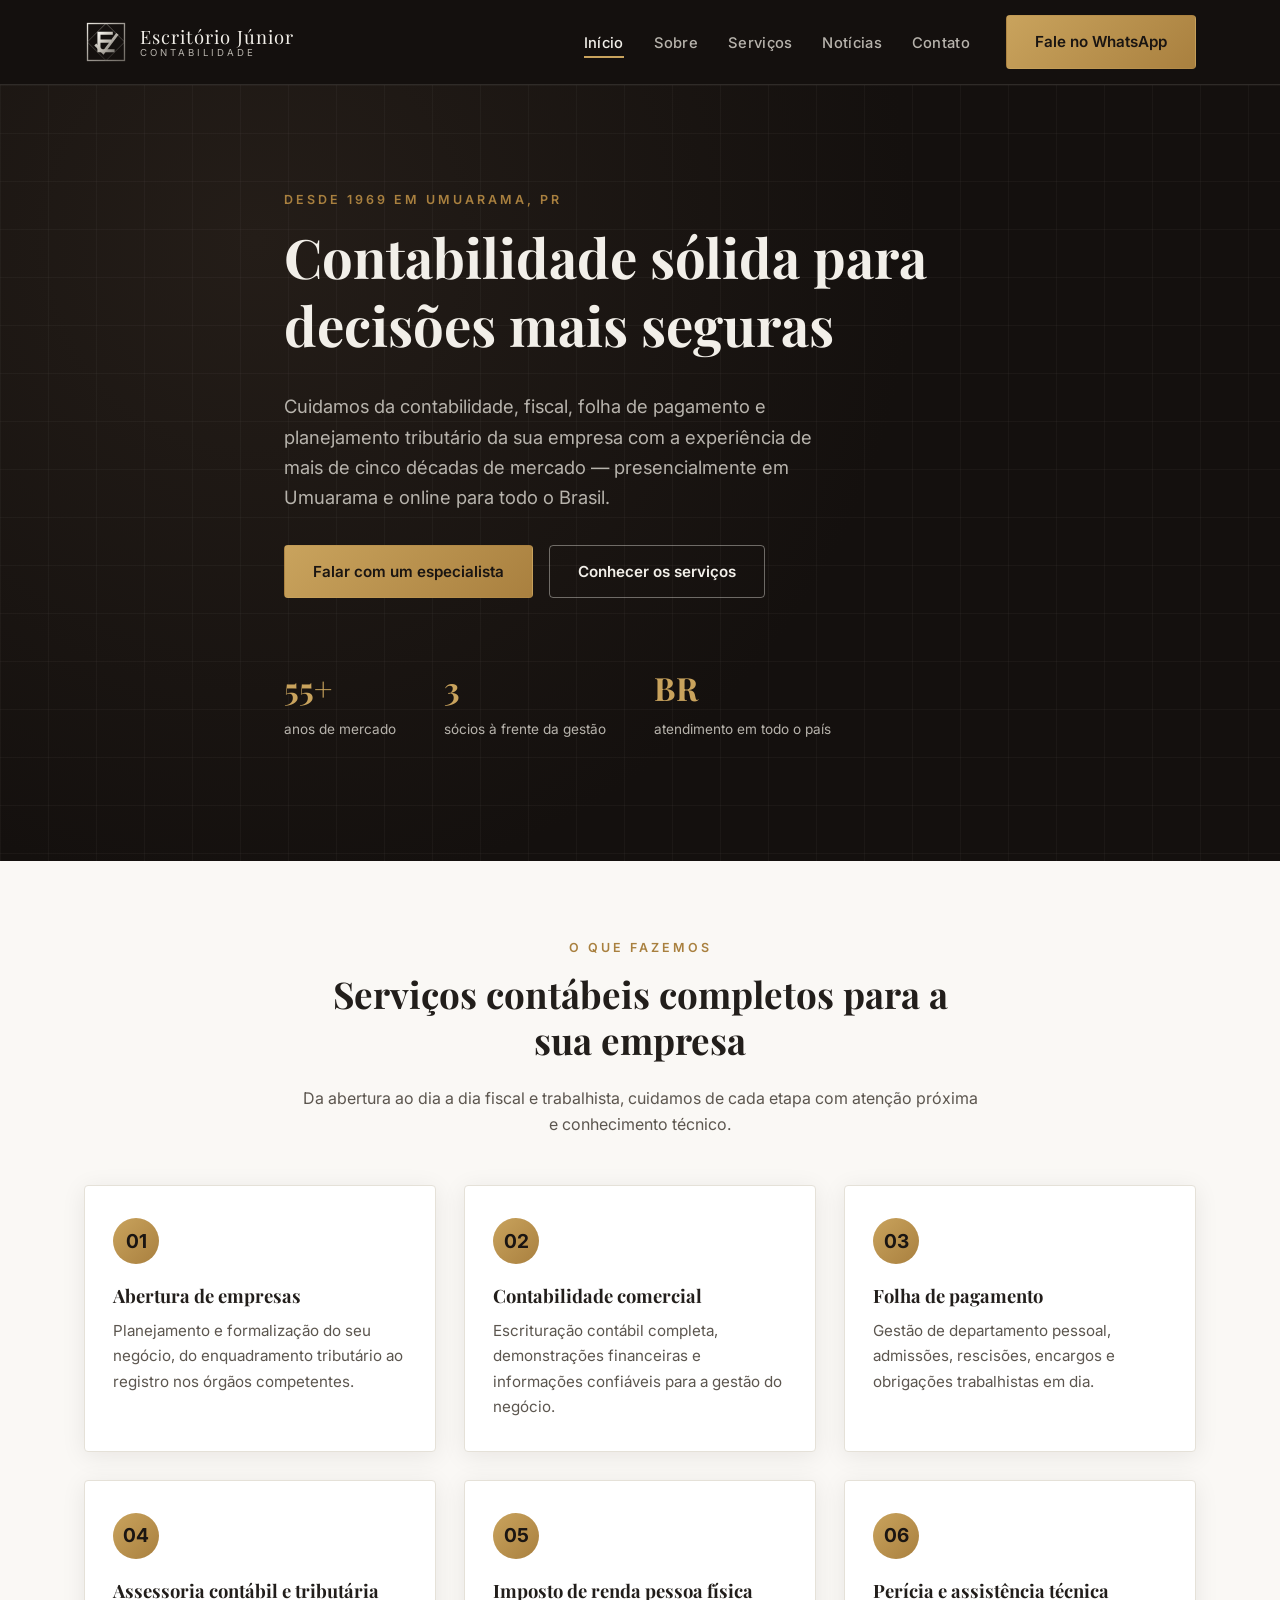
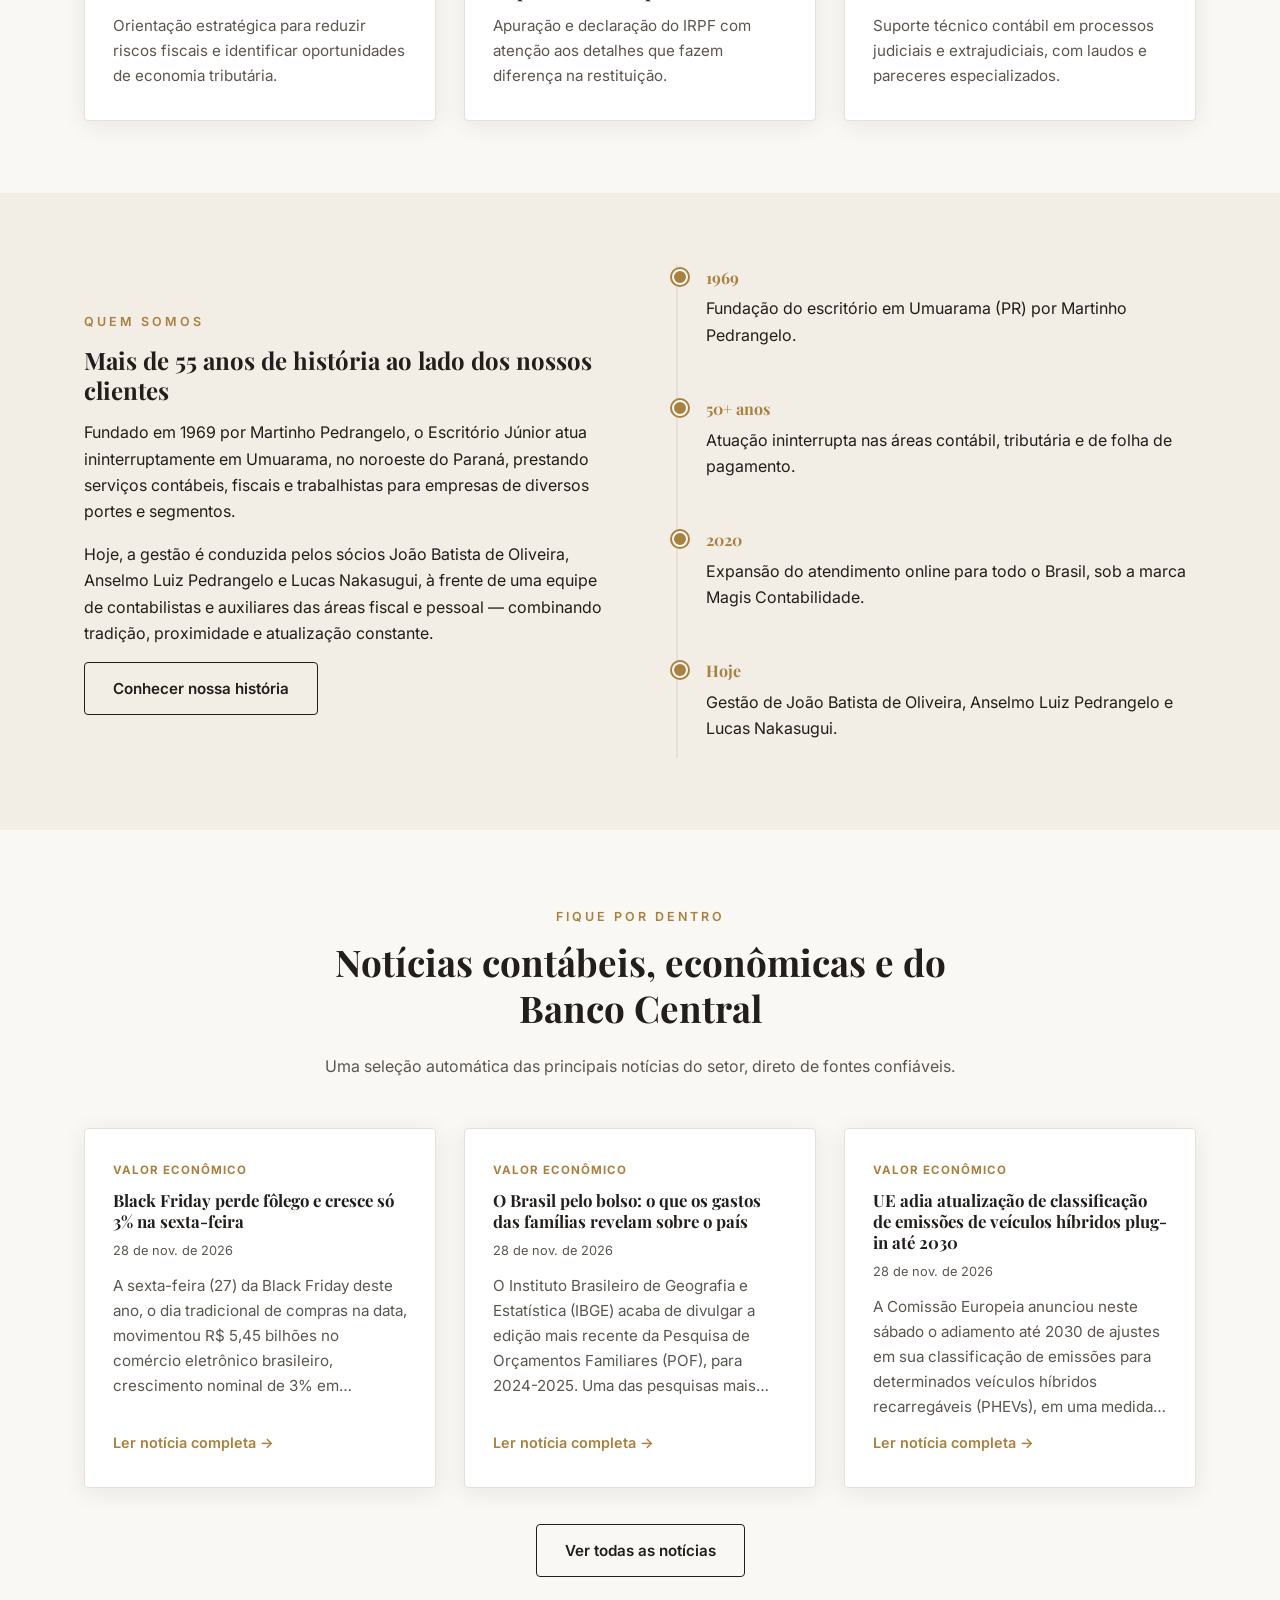
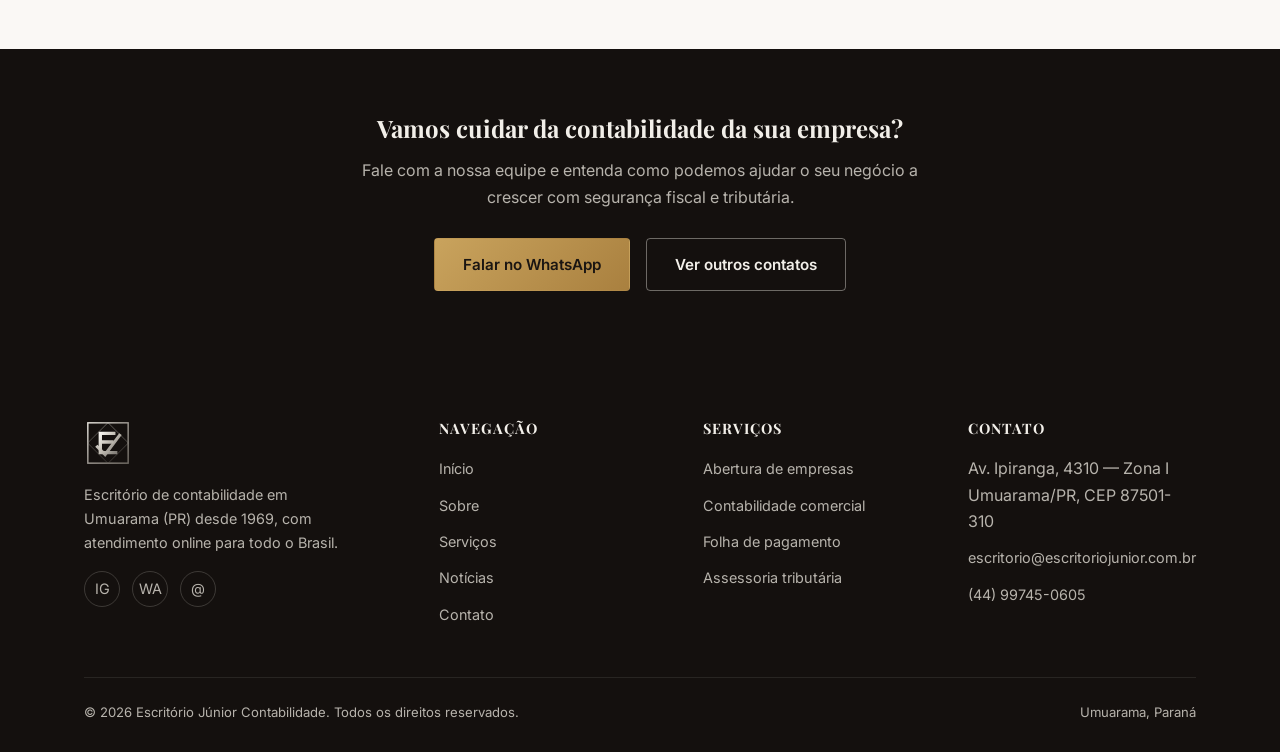
<file: index.html>
<!DOCTYPE html>
<html lang="pt-BR">
<head>
<meta charset="UTF-8">
<meta name="viewport" content="width=device-width, initial-scale=1.0">
<title>Escritório Júnior Contabilidade | Contabilidade em Umuarama, PR</title>
<meta name="description" content="Há mais de 50 anos cuidando da contabilidade de empresas em Umuarama e em todo o Brasil. Abertura de empresas, contabilidade, fiscal, folha de pagamento e consultoria tributária.">
<link rel="icon" href="assets/img/favicon.svg" type="image/svg+xml">
<link rel="preconnect" href="https://fonts.googleapis.com">
<link href="https://fonts.googleapis.com/css2?family=Playfair+Display:wght@600;700&family=Inter:wght@400;500;600;700&display=swap" rel="stylesheet">
<link rel="stylesheet" href="assets/css/style.css">
</head>
<body>

<header class="site-header">
  <div class="container">
    <a href="index.html" class="brand">
      <img src="assets/img/logo-mark.svg" alt="" class="brand__mark">
      <span class="brand__text">
        <span class="brand__title">Escritório Júnior</span>
        <span class="brand__subtitle">CONTABILIDADE</span>
      </span>
    </a>
    <nav class="nav">
      <ul class="nav__list">
        <li><a href="index.html" aria-current="page">Início</a></li>
        <li><a href="sobre.html">Sobre</a></li>
        <li><a href="servicos.html">Serviços</a></li>
        <li><a href="noticias.html">Notícias</a></li>
        <li><a href="contato.html">Contato</a></li>
      </ul>
      <a href="https://wa.me/5544997450605" target="_blank" rel="noopener" class="btn btn--primary nav__cta">Fale no WhatsApp</a>
      <button class="nav__toggle" aria-label="Abrir menu" aria-expanded="false">
        <span></span><span></span><span></span>
      </button>
    </nav>
  </div>
</header>

<section class="hero">
  <div class="container">
    <span class="eyebrow">Desde 1969 em Umuarama, PR</span>
    <h1>Contabilidade sólida para decisões mais seguras</h1>
    <p class="lead">Cuidamos da contabilidade, fiscal, folha de pagamento e planejamento tributário da sua empresa com a experiência de mais de cinco décadas de mercado — presencialmente em Umuarama e online para todo o Brasil.</p>
    <div class="hero__actions">
      <a href="https://wa.me/5544997450605" target="_blank" rel="noopener" class="btn btn--primary">Falar com um especialista</a>
      <a href="servicos.html" class="btn btn--outline">Conhecer os serviços</a>
    </div>
    <div class="hero__stats">
      <div class="hero__stat"><strong>55+</strong><span>anos de mercado</span></div>
      <div class="hero__stat"><strong>3</strong><span>sócios à frente da gestão</span></div>
      <div class="hero__stat"><strong>BR</strong><span>atendimento em todo o país</span></div>
    </div>
  </div>
</section>

<section class="section" id="servicos">
  <div class="container">
    <div class="section-head">
      <span class="eyebrow">O que fazemos</span>
      <h2>Serviços contábeis completos para a sua empresa</h2>
      <p>Da abertura ao dia a dia fiscal e trabalhista, cuidamos de cada etapa com atenção próxima e conhecimento técnico.</p>
    </div>
    <div class="grid grid--3">
      <div class="card">
        <div class="card__icon">01</div>
        <h3>Abertura de empresas</h3>
        <p>Planejamento e formalização do seu negócio, do enquadramento tributário ao registro nos órgãos competentes.</p>
      </div>
      <div class="card">
        <div class="card__icon">02</div>
        <h3>Contabilidade comercial</h3>
        <p>Escrituração contábil completa, demonstrações financeiras e informações confiáveis para a gestão do negócio.</p>
      </div>
      <div class="card">
        <div class="card__icon">03</div>
        <h3>Folha de pagamento</h3>
        <p>Gestão de departamento pessoal, admissões, rescisões, encargos e obrigações trabalhistas em dia.</p>
      </div>
      <div class="card">
        <div class="card__icon">04</div>
        <h3>Assessoria contábil e tributária</h3>
        <p>Orientação estratégica para reduzir riscos fiscais e identificar oportunidades de economia tributária.</p>
      </div>
      <div class="card">
        <div class="card__icon">05</div>
        <h3>Imposto de renda pessoa física</h3>
        <p>Apuração e declaração do IRPF com atenção aos detalhes que fazem diferença na restituição.</p>
      </div>
      <div class="card">
        <div class="card__icon">06</div>
        <h3>Perícia e assistência técnica</h3>
        <p>Suporte técnico contábil em processos judiciais e extrajudiciais, com laudos e pareceres especializados.</p>
      </div>
    </div>
  </div>
</section>

<section class="section section--alt">
  <div class="container split">
    <div>
      <span class="eyebrow">Quem somos</span>
      <h2>Mais de 55 anos de história ao lado dos nossos clientes</h2>
      <p>Fundado em 1969 por Martinho Pedrangelo, o Escritório Júnior atua ininterruptamente em Umuarama, no noroeste do Paraná, prestando serviços contábeis, fiscais e trabalhistas para empresas de diversos portes e segmentos.</p>
      <p>Hoje, a gestão é conduzida pelos sócios João Batista de Oliveira, Anselmo Luiz Pedrangelo e Lucas Nakasugui, à frente de uma equipe de contabilistas e auxiliares das áreas fiscal e pessoal — combinando tradição, proximidade e atualização constante.</p>
      <a href="sobre.html" class="btn btn--dark">Conhecer nossa história</a>
    </div>
    <div class="timeline">
      <div class="timeline__item">
        <span class="timeline__year">1969</span>
        <p>Fundação do escritório em Umuarama (PR) por Martinho Pedrangelo.</p>
      </div>
      <div class="timeline__item">
        <span class="timeline__year">50+ anos</span>
        <p>Atuação ininterrupta nas áreas contábil, tributária e de folha de pagamento.</p>
      </div>
      <div class="timeline__item">
        <span class="timeline__year">2020</span>
        <p>Expansão do atendimento online para todo o Brasil, sob a marca Magis Contabilidade.</p>
      </div>
      <div class="timeline__item">
        <span class="timeline__year">Hoje</span>
        <p>Gestão de João Batista de Oliveira, Anselmo Luiz Pedrangelo e Lucas Nakasugui.</p>
      </div>
    </div>
  </div>
</section>

<section class="section" id="noticias">
  <div class="container">
    <div class="section-head">
      <span class="eyebrow">Fique por dentro</span>
      <h2>Notícias contábeis, econômicas e do Banco Central</h2>
      <p>Uma seleção automática das principais notícias do setor, direto de fontes confiáveis.</p>
    </div>
    <div class="grid grid--3" id="news-preview">
      <p class="news-status">Carregando notícias...</p>
    </div>
    <div style="text-align:center; margin-top:36px;">
      <a href="noticias.html" class="btn btn--dark">Ver todas as notícias</a>
    </div>
  </div>
</section>

<section class="cta-banner">
  <div class="container">
    <h2>Vamos cuidar da contabilidade da sua empresa?</h2>
    <p>Fale com a nossa equipe e entenda como podemos ajudar o seu negócio a crescer com segurança fiscal e tributária.</p>
    <div class="cta-banner__actions">
      <a href="https://wa.me/5544997450605" target="_blank" rel="noopener" class="btn btn--primary">Falar no WhatsApp</a>
      <a href="contato.html" class="btn btn--outline">Ver outros contatos</a>
    </div>
  </div>
</section>

<footer class="site-footer">
  <div class="container">
    <div class="footer-grid">
      <div class="footer-brand">
        <img src="assets/img/logo-mark.svg" alt="" style="width:48px;height:48px;margin-bottom:16px;">
        <p>Escritório de contabilidade em Umuarama (PR) desde 1969, com atendimento online para todo o Brasil.</p>
        <div class="footer-social">
          <a href="https://www.instagram.com/escritoriocontabiljunior/" target="_blank" rel="noopener" aria-label="Instagram">IG</a>
          <a href="https://wa.me/5544997450605" target="_blank" rel="noopener" aria-label="WhatsApp">WA</a>
          <a href="mailto:escritorio@escritoriojunior.com.br" aria-label="E-mail">@</a>
        </div>
      </div>
      <div>
        <h4>Navegação</h4>
        <ul>
          <li><a href="index.html">Início</a></li>
          <li><a href="sobre.html">Sobre</a></li>
          <li><a href="servicos.html">Serviços</a></li>
          <li><a href="noticias.html">Notícias</a></li>
          <li><a href="contato.html">Contato</a></li>
        </ul>
      </div>
      <div>
        <h4>Serviços</h4>
        <ul>
          <li><a href="servicos.html">Abertura de empresas</a></li>
          <li><a href="servicos.html">Contabilidade comercial</a></li>
          <li><a href="servicos.html">Folha de pagamento</a></li>
          <li><a href="servicos.html">Assessoria tributária</a></li>
        </ul>
      </div>
      <div>
        <h4>Contato</h4>
        <ul>
          <li>Av. Ipiranga, 4310 — Zona I<br>Umuarama/PR, CEP 87501-310</li>
          <li><a href="mailto:escritorio@escritoriojunior.com.br">escritorio@escritoriojunior.com.br</a></li>
          <li><a href="https://wa.me/5544997450605" target="_blank" rel="noopener">(44) 99745-0605</a></li>
        </ul>
      </div>
    </div>
    <div class="footer-bottom">
      <span>&copy; <span id="year">2026</span> Escritório Júnior Contabilidade. Todos os direitos reservados.</span>
      <span>Umuarama, Paraná</span>
    </div>
  </div>
</footer>

<script src="assets/js/main.js"></script>
<script src="assets/js/news.js"></script>
<script>
  document.getElementById('year').textContent = new Date().getFullYear();
  initNewsPreview('#news-preview', 3);
</script>
</body>
</html>
</file>
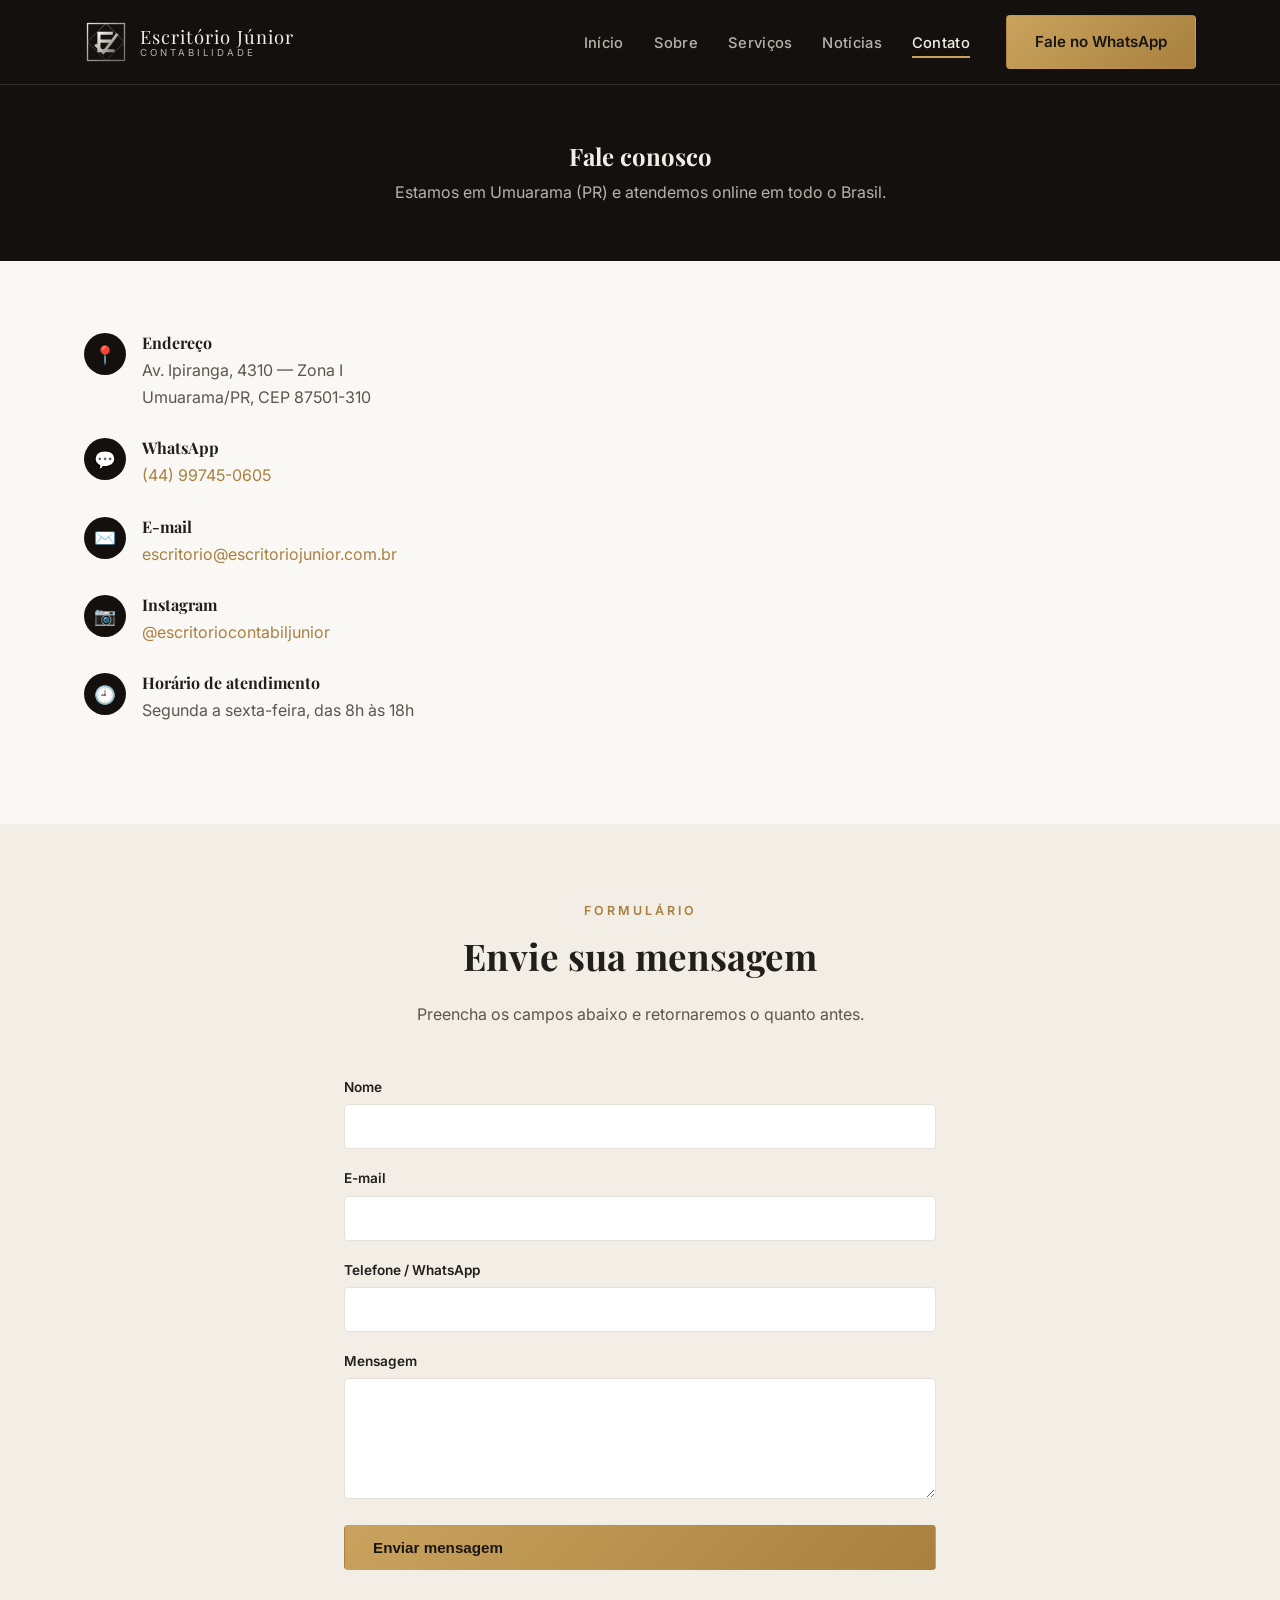
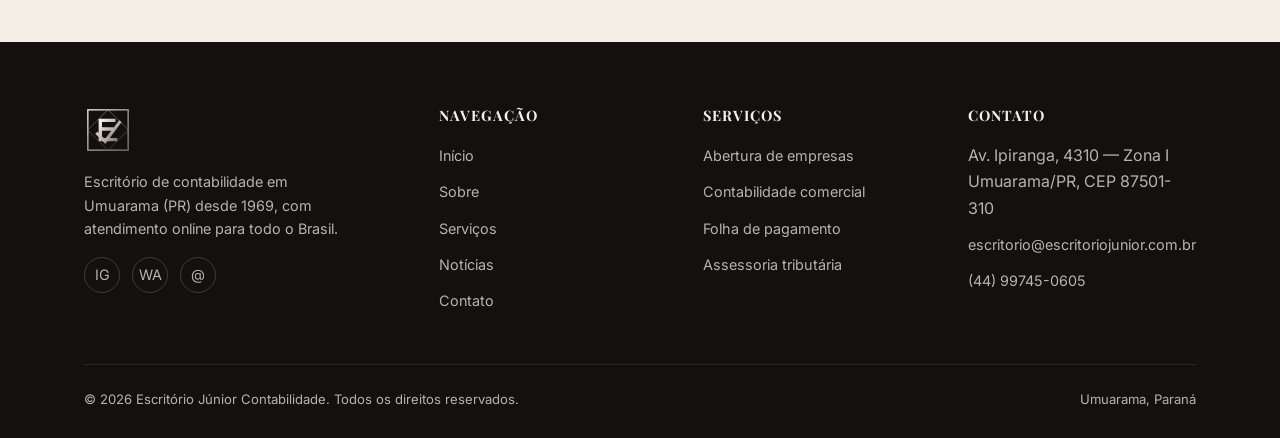
<file: contato.html>
<!DOCTYPE html>
<html lang="pt-BR">
<head>
<meta charset="UTF-8">
<meta name="viewport" content="width=device-width, initial-scale=1.0">
<title>Contato | Escritório Júnior Contabilidade</title>
<meta name="description" content="Fale com o Escritório Júnior Contabilidade em Umuarama, PR. Endereço, telefone, WhatsApp, e-mail e formulário de contato.">
<link rel="icon" href="assets/img/favicon.svg" type="image/svg+xml">
<link rel="preconnect" href="https://fonts.googleapis.com">
<link href="https://fonts.googleapis.com/css2?family=Playfair+Display:wght@600;700&family=Inter:wght@400;500;600;700&display=swap" rel="stylesheet">
<link rel="stylesheet" href="assets/css/style.css">
</head>
<body>

<header class="site-header">
  <div class="container">
    <a href="index.html" class="brand">
      <img src="assets/img/logo-mark.svg" alt="" class="brand__mark">
      <span class="brand__text">
        <span class="brand__title">Escritório Júnior</span>
        <span class="brand__subtitle">CONTABILIDADE</span>
      </span>
    </a>
    <nav class="nav">
      <ul class="nav__list">
        <li><a href="index.html">Início</a></li>
        <li><a href="sobre.html">Sobre</a></li>
        <li><a href="servicos.html">Serviços</a></li>
        <li><a href="noticias.html">Notícias</a></li>
        <li><a href="contato.html" aria-current="page">Contato</a></li>
      </ul>
      <a href="https://wa.me/5544997450605" target="_blank" rel="noopener" class="btn btn--primary nav__cta">Fale no WhatsApp</a>
      <button class="nav__toggle" aria-label="Abrir menu" aria-expanded="false">
        <span></span><span></span><span></span>
      </button>
    </nav>
  </div>
</header>

<section class="page-hero">
  <div class="container">
    <h1>Fale conosco</h1>
    <p>Estamos em Umuarama (PR) e atendemos online em todo o Brasil.</p>
  </div>
</section>

<section class="section">
  <div class="container contact-grid">
    <div>
      <div class="contact-info-item">
        <div class="contact-info-item__icon">📍</div>
        <div>
          <h4>Endereço</h4>
          <p>Av. Ipiranga, 4310 — Zona I<br>Umuarama/PR, CEP 87501-310</p>
        </div>
      </div>
      <div class="contact-info-item">
        <div class="contact-info-item__icon">💬</div>
        <div>
          <h4>WhatsApp</h4>
          <p><a href="https://wa.me/5544997450605" target="_blank" rel="noopener">(44) 99745-0605</a></p>
        </div>
      </div>
      <div class="contact-info-item">
        <div class="contact-info-item__icon">✉️</div>
        <div>
          <h4>E-mail</h4>
          <p><a href="mailto:escritorio@escritoriojunior.com.br">escritorio@escritoriojunior.com.br</a></p>
        </div>
      </div>
      <div class="contact-info-item">
        <div class="contact-info-item__icon">📷</div>
        <div>
          <h4>Instagram</h4>
          <p><a href="https://www.instagram.com/escritoriocontabiljunior/" target="_blank" rel="noopener">@escritoriocontabiljunior</a></p>
        </div>
      </div>
      <div class="contact-info-item">
        <div class="contact-info-item__icon">🕘</div>
        <div>
          <h4>Horário de atendimento</h4>
          <p>Segunda a sexta-feira, das 8h às 18h</p>
        </div>
      </div>
    </div>
    <iframe
      class="map-frame"
      src="https://www.google.com/maps?q=Av.+Ipiranga,+4310,+Umuarama,+PR,+87501-310&output=embed"
      loading="lazy"
      referrerpolicy="no-referrer-when-downgrade"
      title="Mapa — Av. Ipiranga, 4310, Umuarama, PR"></iframe>
  </div>
</section>

<section class="section section--alt">
  <div class="container" style="max-width:640px;">
    <div class="section-head">
      <span class="eyebrow">Formulário</span>
      <h2>Envie sua mensagem</h2>
      <p>Preencha os campos abaixo e retornaremos o quanto antes.</p>
    </div>
    <form class="contact-form" action="mailto:escritorio@escritoriojunior.com.br" method="post" enctype="text/plain">
      <div>
        <label for="nome">Nome</label>
        <input type="text" id="nome" name="Nome" required>
      </div>
      <div>
        <label for="email">E-mail</label>
        <input type="email" id="email" name="E-mail" required>
      </div>
      <div>
        <label for="telefone">Telefone / WhatsApp</label>
        <input type="tel" id="telefone" name="Telefone">
      </div>
      <div>
        <label for="mensagem">Mensagem</label>
        <textarea id="mensagem" name="Mensagem" rows="5" required></textarea>
      </div>
      <button type="submit" class="btn btn--primary">Enviar mensagem</button>
    </form>
  </div>
</section>

<footer class="site-footer">
  <div class="container">
    <div class="footer-grid">
      <div class="footer-brand">
        <img src="assets/img/logo-mark.svg" alt="" style="width:48px;height:48px;margin-bottom:16px;">
        <p>Escritório de contabilidade em Umuarama (PR) desde 1969, com atendimento online para todo o Brasil.</p>
        <div class="footer-social">
          <a href="https://www.instagram.com/escritoriocontabiljunior/" target="_blank" rel="noopener" aria-label="Instagram">IG</a>
          <a href="https://wa.me/5544997450605" target="_blank" rel="noopener" aria-label="WhatsApp">WA</a>
          <a href="mailto:escritorio@escritoriojunior.com.br" aria-label="E-mail">@</a>
        </div>
      </div>
      <div>
        <h4>Navegação</h4>
        <ul>
          <li><a href="index.html">Início</a></li>
          <li><a href="sobre.html">Sobre</a></li>
          <li><a href="servicos.html">Serviços</a></li>
          <li><a href="noticias.html">Notícias</a></li>
          <li><a href="contato.html">Contato</a></li>
        </ul>
      </div>
      <div>
        <h4>Serviços</h4>
        <ul>
          <li><a href="servicos.html">Abertura de empresas</a></li>
          <li><a href="servicos.html">Contabilidade comercial</a></li>
          <li><a href="servicos.html">Folha de pagamento</a></li>
          <li><a href="servicos.html">Assessoria tributária</a></li>
        </ul>
      </div>
      <div>
        <h4>Contato</h4>
        <ul>
          <li>Av. Ipiranga, 4310 — Zona I<br>Umuarama/PR, CEP 87501-310</li>
          <li><a href="mailto:escritorio@escritoriojunior.com.br">escritorio@escritoriojunior.com.br</a></li>
          <li><a href="https://wa.me/5544997450605" target="_blank" rel="noopener">(44) 99745-0605</a></li>
        </ul>
      </div>
    </div>
    <div class="footer-bottom">
      <span>&copy; <span id="year">2026</span> Escritório Júnior Contabilidade. Todos os direitos reservados.</span>
      <span>Umuarama, Paraná</span>
    </div>
  </div>
</footer>

<script src="assets/js/main.js"></script>
<script>document.getElementById('year').textContent = new Date().getFullYear();</script>
</body>
</html>
</file>
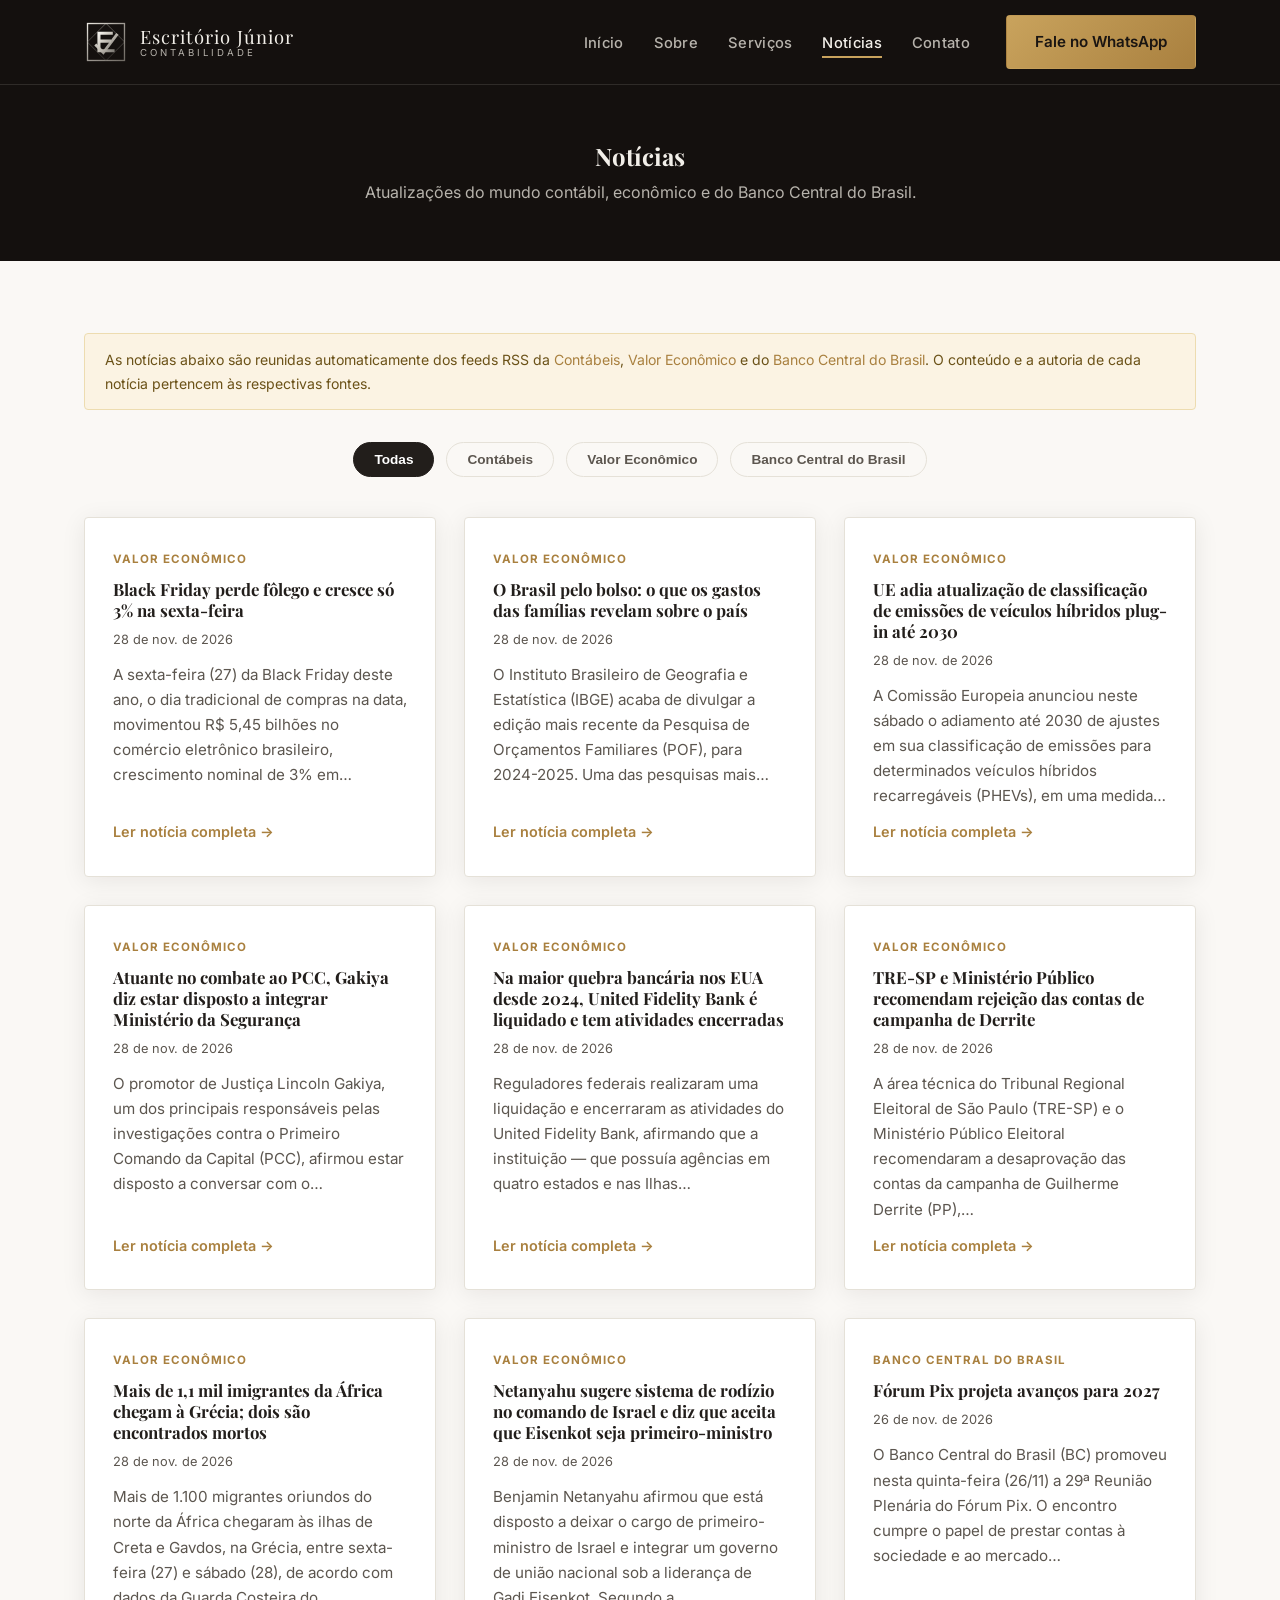
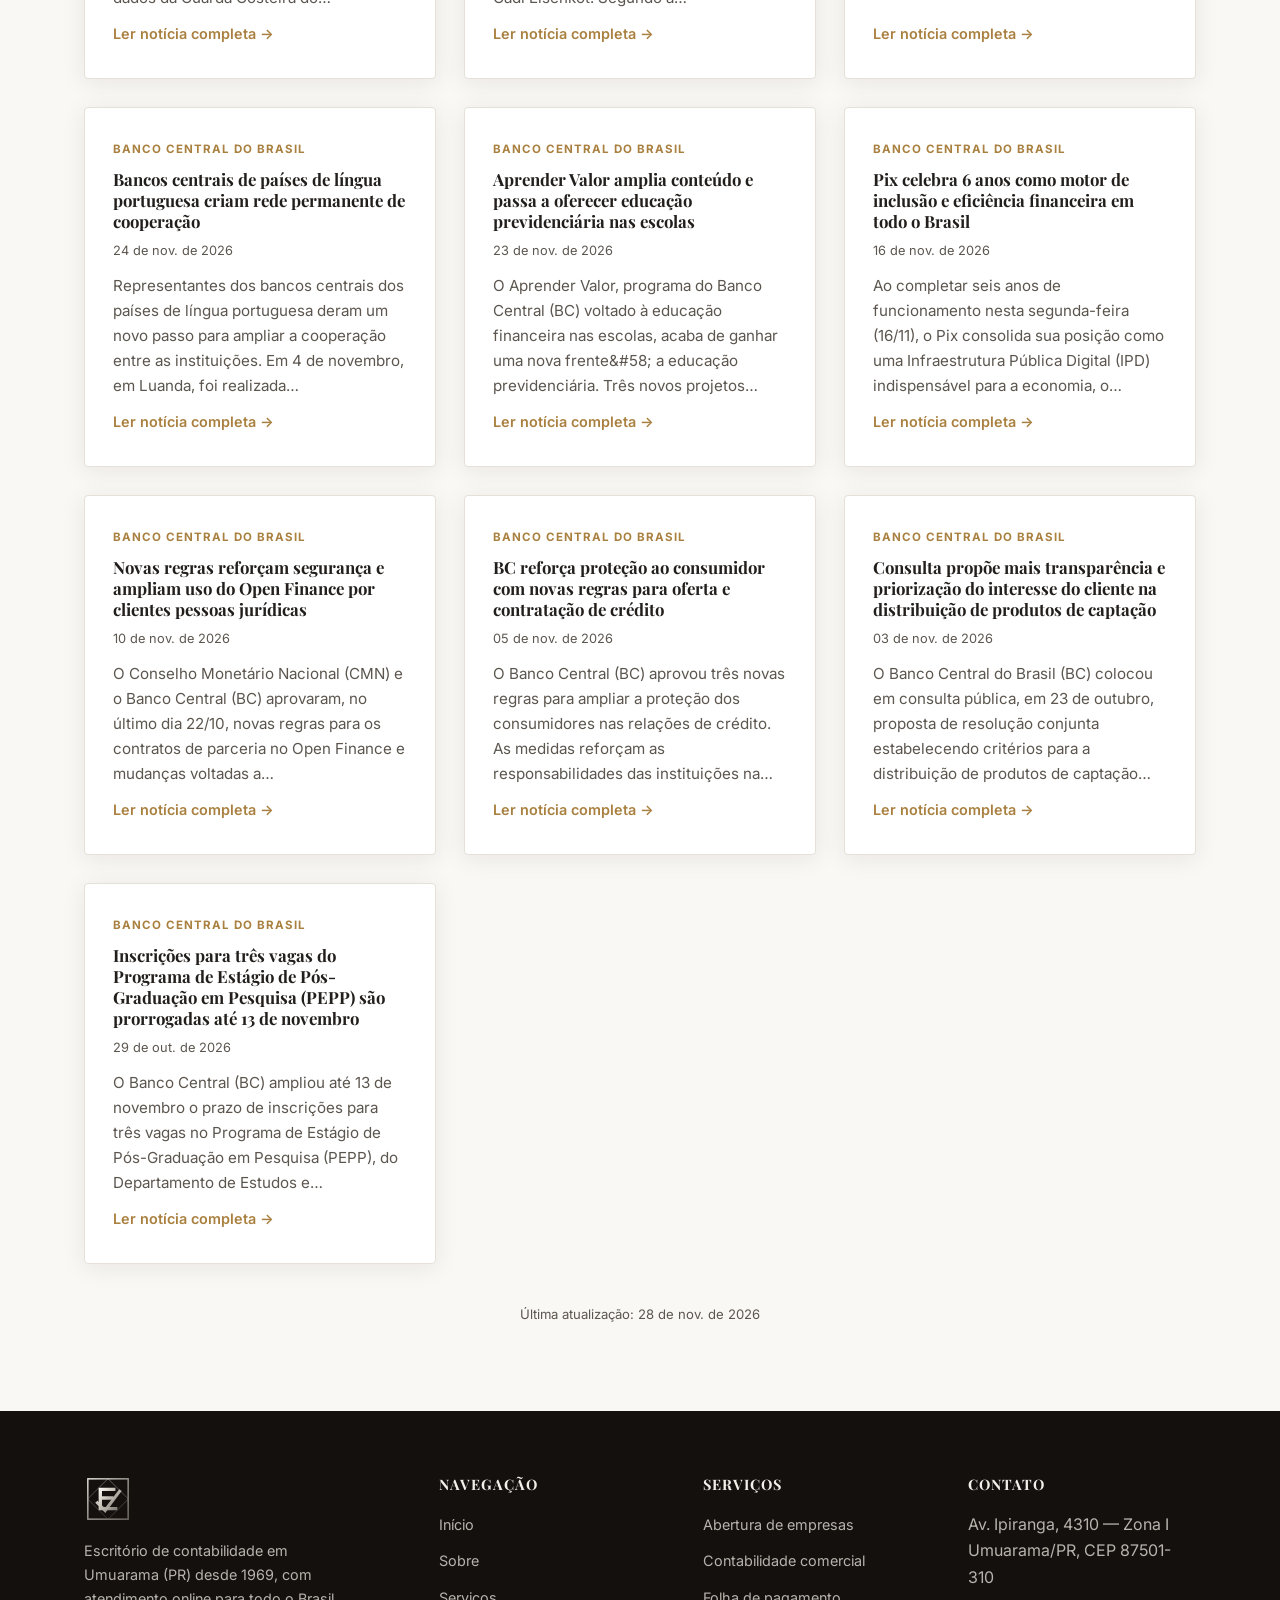
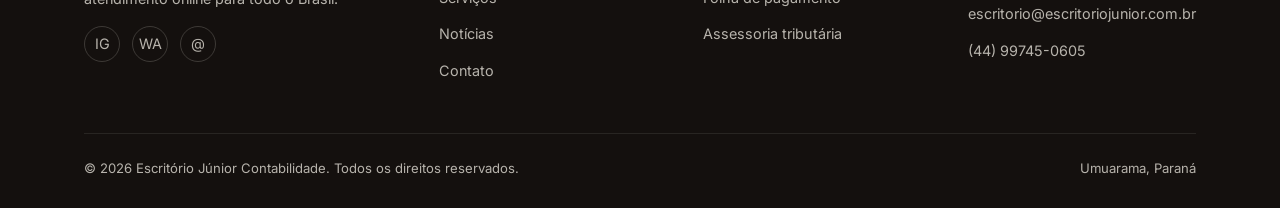
<file: noticias.html>
<!DOCTYPE html>
<html lang="pt-BR">
<head>
<meta charset="UTF-8">
<meta name="viewport" content="width=device-width, initial-scale=1.0">
<title>Notícias | Escritório Júnior Contabilidade</title>
<meta name="description" content="Notícias contábeis, econômicas e do Banco Central do Brasil, atualizadas automaticamente a partir de fontes confiáveis do setor.">
<link rel="icon" href="assets/img/favicon.svg" type="image/svg+xml">
<link rel="preconnect" href="https://fonts.googleapis.com">
<link href="https://fonts.googleapis.com/css2?family=Playfair+Display:wght@600;700&family=Inter:wght@400;500;600;700&display=swap" rel="stylesheet">
<link rel="stylesheet" href="assets/css/style.css">
</head>
<body>

<header class="site-header">
  <div class="container">
    <a href="index.html" class="brand">
      <img src="assets/img/logo-mark.svg" alt="" class="brand__mark">
      <span class="brand__text">
        <span class="brand__title">Escritório Júnior</span>
        <span class="brand__subtitle">CONTABILIDADE</span>
      </span>
    </a>
    <nav class="nav">
      <ul class="nav__list">
        <li><a href="index.html">Início</a></li>
        <li><a href="sobre.html">Sobre</a></li>
        <li><a href="servicos.html">Serviços</a></li>
        <li><a href="noticias.html" aria-current="page">Notícias</a></li>
        <li><a href="contato.html">Contato</a></li>
      </ul>
      <a href="https://wa.me/5544997450605" target="_blank" rel="noopener" class="btn btn--primary nav__cta">Fale no WhatsApp</a>
      <button class="nav__toggle" aria-label="Abrir menu" aria-expanded="false">
        <span></span><span></span><span></span>
      </button>
    </nav>
  </div>
</header>

<section class="page-hero">
  <div class="container">
    <h1>Notícias</h1>
    <p>Atualizações do mundo contábil, econômico e do Banco Central do Brasil.</p>
  </div>
</section>

<section class="section">
  <div class="container">
    <div class="notice">
      As notícias abaixo são reunidas automaticamente dos feeds RSS da
      <a href="https://www.contabeis.com.br/" target="_blank" rel="noopener">Contábeis</a>,
      <a href="https://valor.globo.com/" target="_blank" rel="noopener">Valor Econômico</a> e do
      <a href="https://www.bcb.gov.br/" target="_blank" rel="noopener">Banco Central do Brasil</a>.
      O conteúdo e a autoria de cada notícia pertencem às respectivas fontes.
    </div>
    <div class="news-filters" id="news-filters"></div>
    <div class="grid grid--3" id="news-grid">
      <p class="news-status">Carregando notícias...</p>
    </div>
    <p class="news-meta" id="news-meta"></p>
  </div>
</section>

<footer class="site-footer">
  <div class="container">
    <div class="footer-grid">
      <div class="footer-brand">
        <img src="assets/img/logo-mark.svg" alt="" style="width:48px;height:48px;margin-bottom:16px;">
        <p>Escritório de contabilidade em Umuarama (PR) desde 1969, com atendimento online para todo o Brasil.</p>
        <div class="footer-social">
          <a href="https://www.instagram.com/escritoriocontabiljunior/" target="_blank" rel="noopener" aria-label="Instagram">IG</a>
          <a href="https://wa.me/5544997450605" target="_blank" rel="noopener" aria-label="WhatsApp">WA</a>
          <a href="mailto:escritorio@escritoriojunior.com.br" aria-label="E-mail">@</a>
        </div>
      </div>
      <div>
        <h4>Navegação</h4>
        <ul>
          <li><a href="index.html">Início</a></li>
          <li><a href="sobre.html">Sobre</a></li>
          <li><a href="servicos.html">Serviços</a></li>
          <li><a href="noticias.html">Notícias</a></li>
          <li><a href="contato.html">Contato</a></li>
        </ul>
      </div>
      <div>
        <h4>Serviços</h4>
        <ul>
          <li><a href="servicos.html">Abertura de empresas</a></li>
          <li><a href="servicos.html">Contabilidade comercial</a></li>
          <li><a href="servicos.html">Folha de pagamento</a></li>
          <li><a href="servicos.html">Assessoria tributária</a></li>
        </ul>
      </div>
      <div>
        <h4>Contato</h4>
        <ul>
          <li>Av. Ipiranga, 4310 — Zona I<br>Umuarama/PR, CEP 87501-310</li>
          <li><a href="mailto:escritorio@escritoriojunior.com.br">escritorio@escritoriojunior.com.br</a></li>
          <li><a href="https://wa.me/5544997450605" target="_blank" rel="noopener">(44) 99745-0605</a></li>
        </ul>
      </div>
    </div>
    <div class="footer-bottom">
      <span>&copy; <span id="year">2026</span> Escritório Júnior Contabilidade. Todos os direitos reservados.</span>
      <span>Umuarama, Paraná</span>
    </div>
  </div>
</footer>

<script src="assets/js/main.js"></script>
<script src="assets/js/news.js"></script>
<script>
  document.getElementById('year').textContent = new Date().getFullYear();
  initNewsPage('#news-grid', '#news-filters', '#news-meta');
</script>
</body>
</html>
</file>
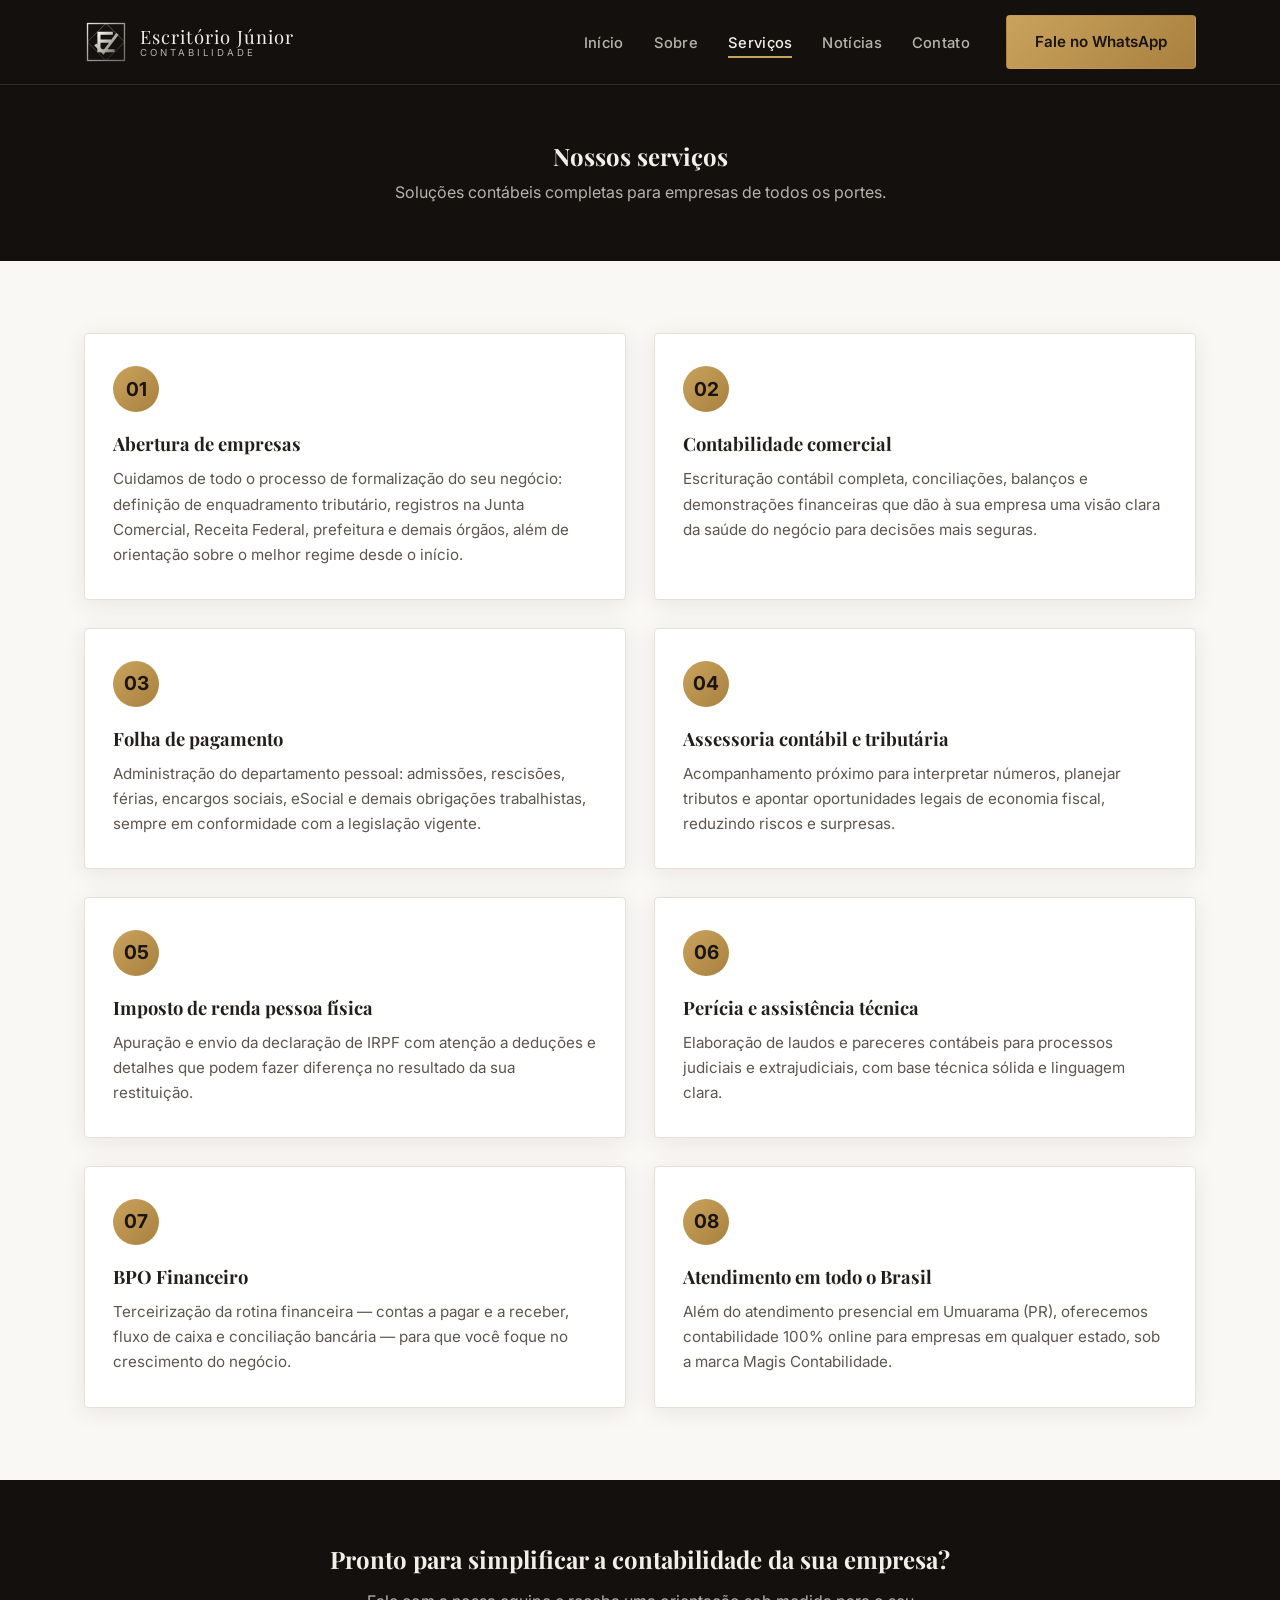
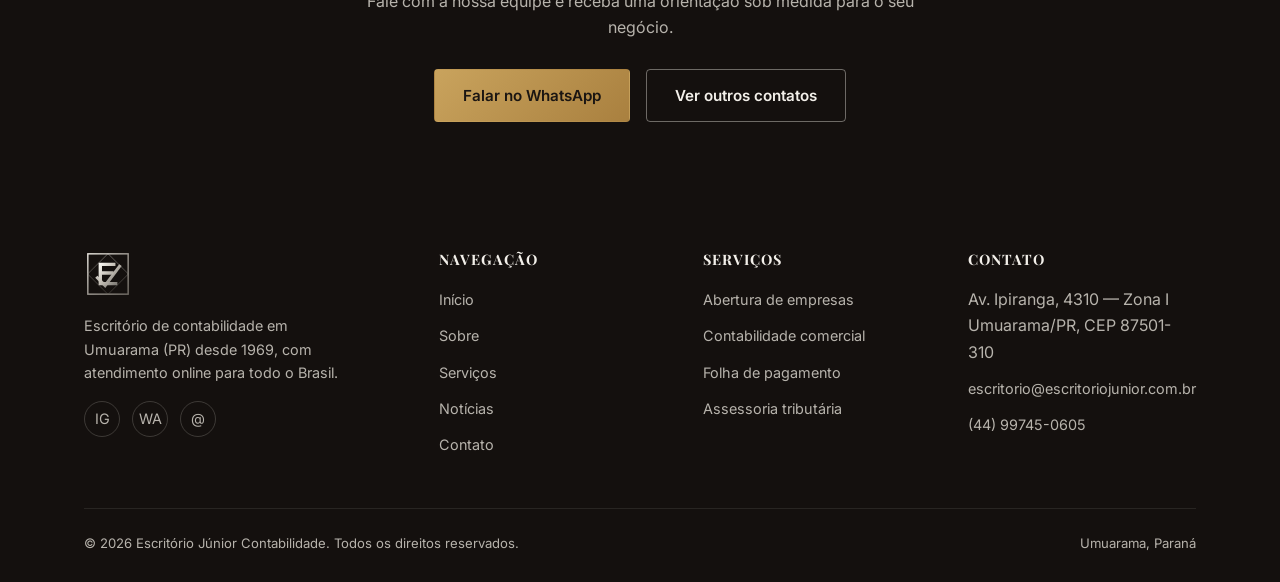
<file: servicos.html>
<!DOCTYPE html>
<html lang="pt-BR">
<head>
<meta charset="UTF-8">
<meta name="viewport" content="width=device-width, initial-scale=1.0">
<title>Serviços | Escritório Júnior Contabilidade</title>
<meta name="description" content="Abertura de empresas, contabilidade comercial, folha de pagamento, assessoria tributária, imposto de renda, perícia contábil e BPO financeiro.">
<link rel="icon" href="assets/img/favicon.svg" type="image/svg+xml">
<link rel="preconnect" href="https://fonts.googleapis.com">
<link href="https://fonts.googleapis.com/css2?family=Playfair+Display:wght@600;700&family=Inter:wght@400;500;600;700&display=swap" rel="stylesheet">
<link rel="stylesheet" href="assets/css/style.css">
</head>
<body>

<header class="site-header">
  <div class="container">
    <a href="index.html" class="brand">
      <img src="assets/img/logo-mark.svg" alt="" class="brand__mark">
      <span class="brand__text">
        <span class="brand__title">Escritório Júnior</span>
        <span class="brand__subtitle">CONTABILIDADE</span>
      </span>
    </a>
    <nav class="nav">
      <ul class="nav__list">
        <li><a href="index.html">Início</a></li>
        <li><a href="sobre.html">Sobre</a></li>
        <li><a href="servicos.html" aria-current="page">Serviços</a></li>
        <li><a href="noticias.html">Notícias</a></li>
        <li><a href="contato.html">Contato</a></li>
      </ul>
      <a href="https://wa.me/5544997450605" target="_blank" rel="noopener" class="btn btn--primary nav__cta">Fale no WhatsApp</a>
      <button class="nav__toggle" aria-label="Abrir menu" aria-expanded="false">
        <span></span><span></span><span></span>
      </button>
    </nav>
  </div>
</header>

<section class="page-hero">
  <div class="container">
    <h1>Nossos serviços</h1>
    <p>Soluções contábeis completas para empresas de todos os portes.</p>
  </div>
</section>

<section class="section">
  <div class="container">
    <div class="grid grid--2">
      <div class="card">
        <div class="card__icon">01</div>
        <h3>Abertura de empresas</h3>
        <p>Cuidamos de todo o processo de formalização do seu negócio: definição de enquadramento tributário, registros na Junta Comercial, Receita Federal, prefeitura e demais órgãos, além de orientação sobre o melhor regime desde o início.</p>
      </div>
      <div class="card">
        <div class="card__icon">02</div>
        <h3>Contabilidade comercial</h3>
        <p>Escrituração contábil completa, conciliações, balanços e demonstrações financeiras que dão à sua empresa uma visão clara da saúde do negócio para decisões mais seguras.</p>
      </div>
      <div class="card">
        <div class="card__icon">03</div>
        <h3>Folha de pagamento</h3>
        <p>Administração do departamento pessoal: admissões, rescisões, férias, encargos sociais, eSocial e demais obrigações trabalhistas, sempre em conformidade com a legislação vigente.</p>
      </div>
      <div class="card">
        <div class="card__icon">04</div>
        <h3>Assessoria contábil e tributária</h3>
        <p>Acompanhamento próximo para interpretar números, planejar tributos e apontar oportunidades legais de economia fiscal, reduzindo riscos e surpresas.</p>
      </div>
      <div class="card">
        <div class="card__icon">05</div>
        <h3>Imposto de renda pessoa física</h3>
        <p>Apuração e envio da declaração de IRPF com atenção a deduções e detalhes que podem fazer diferença no resultado da sua restituição.</p>
      </div>
      <div class="card">
        <div class="card__icon">06</div>
        <h3>Perícia e assistência técnica</h3>
        <p>Elaboração de laudos e pareceres contábeis para processos judiciais e extrajudiciais, com base técnica sólida e linguagem clara.</p>
      </div>
      <div class="card">
        <div class="card__icon">07</div>
        <h3>BPO Financeiro</h3>
        <p>Terceirização da rotina financeira — contas a pagar e a receber, fluxo de caixa e conciliação bancária — para que você foque no crescimento do negócio.</p>
      </div>
      <div class="card">
        <div class="card__icon">08</div>
        <h3>Atendimento em todo o Brasil</h3>
        <p>Além do atendimento presencial em Umuarama (PR), oferecemos contabilidade 100% online para empresas em qualquer estado, sob a marca Magis Contabilidade.</p>
      </div>
    </div>
  </div>
</section>

<section class="cta-banner">
  <div class="container">
    <h2>Pronto para simplificar a contabilidade da sua empresa?</h2>
    <p>Fale com a nossa equipe e receba uma orientação sob medida para o seu negócio.</p>
    <div class="cta-banner__actions">
      <a href="https://wa.me/5544997450605" target="_blank" rel="noopener" class="btn btn--primary">Falar no WhatsApp</a>
      <a href="contato.html" class="btn btn--outline">Ver outros contatos</a>
    </div>
  </div>
</section>

<footer class="site-footer">
  <div class="container">
    <div class="footer-grid">
      <div class="footer-brand">
        <img src="assets/img/logo-mark.svg" alt="" style="width:48px;height:48px;margin-bottom:16px;">
        <p>Escritório de contabilidade em Umuarama (PR) desde 1969, com atendimento online para todo o Brasil.</p>
        <div class="footer-social">
          <a href="https://www.instagram.com/escritoriocontabiljunior/" target="_blank" rel="noopener" aria-label="Instagram">IG</a>
          <a href="https://wa.me/5544997450605" target="_blank" rel="noopener" aria-label="WhatsApp">WA</a>
          <a href="mailto:escritorio@escritoriojunior.com.br" aria-label="E-mail">@</a>
        </div>
      </div>
      <div>
        <h4>Navegação</h4>
        <ul>
          <li><a href="index.html">Início</a></li>
          <li><a href="sobre.html">Sobre</a></li>
          <li><a href="servicos.html">Serviços</a></li>
          <li><a href="noticias.html">Notícias</a></li>
          <li><a href="contato.html">Contato</a></li>
        </ul>
      </div>
      <div>
        <h4>Serviços</h4>
        <ul>
          <li><a href="servicos.html">Abertura de empresas</a></li>
          <li><a href="servicos.html">Contabilidade comercial</a></li>
          <li><a href="servicos.html">Folha de pagamento</a></li>
          <li><a href="servicos.html">Assessoria tributária</a></li>
        </ul>
      </div>
      <div>
        <h4>Contato</h4>
        <ul>
          <li>Av. Ipiranga, 4310 — Zona I<br>Umuarama/PR, CEP 87501-310</li>
          <li><a href="mailto:escritorio@escritoriojunior.com.br">escritorio@escritoriojunior.com.br</a></li>
          <li><a href="https://wa.me/5544997450605" target="_blank" rel="noopener">(44) 99745-0605</a></li>
        </ul>
      </div>
    </div>
    <div class="footer-bottom">
      <span>&copy; <span id="year">2026</span> Escritório Júnior Contabilidade. Todos os direitos reservados.</span>
      <span>Umuarama, Paraná</span>
    </div>
  </div>
</footer>

<script src="assets/js/main.js"></script>
<script>document.getElementById('year').textContent = new Date().getFullYear();</script>
</body>
</html>
</file>
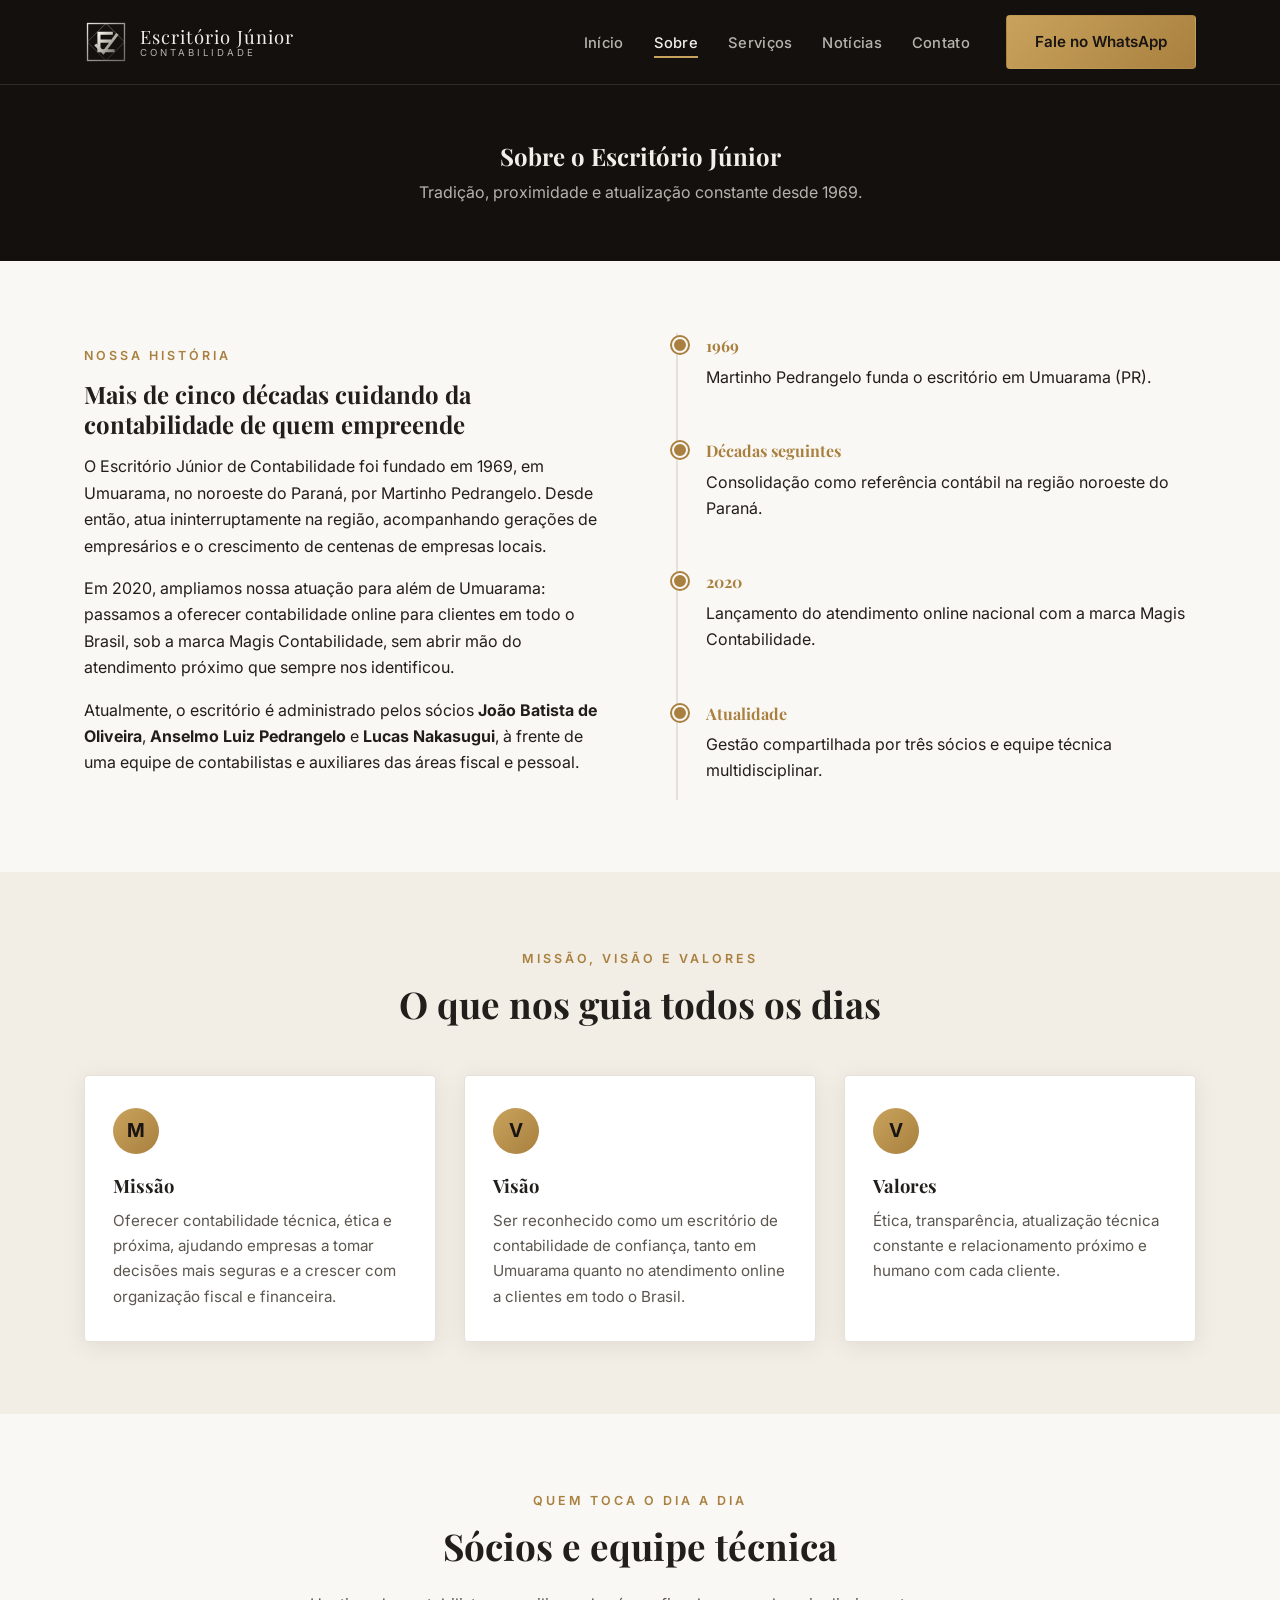
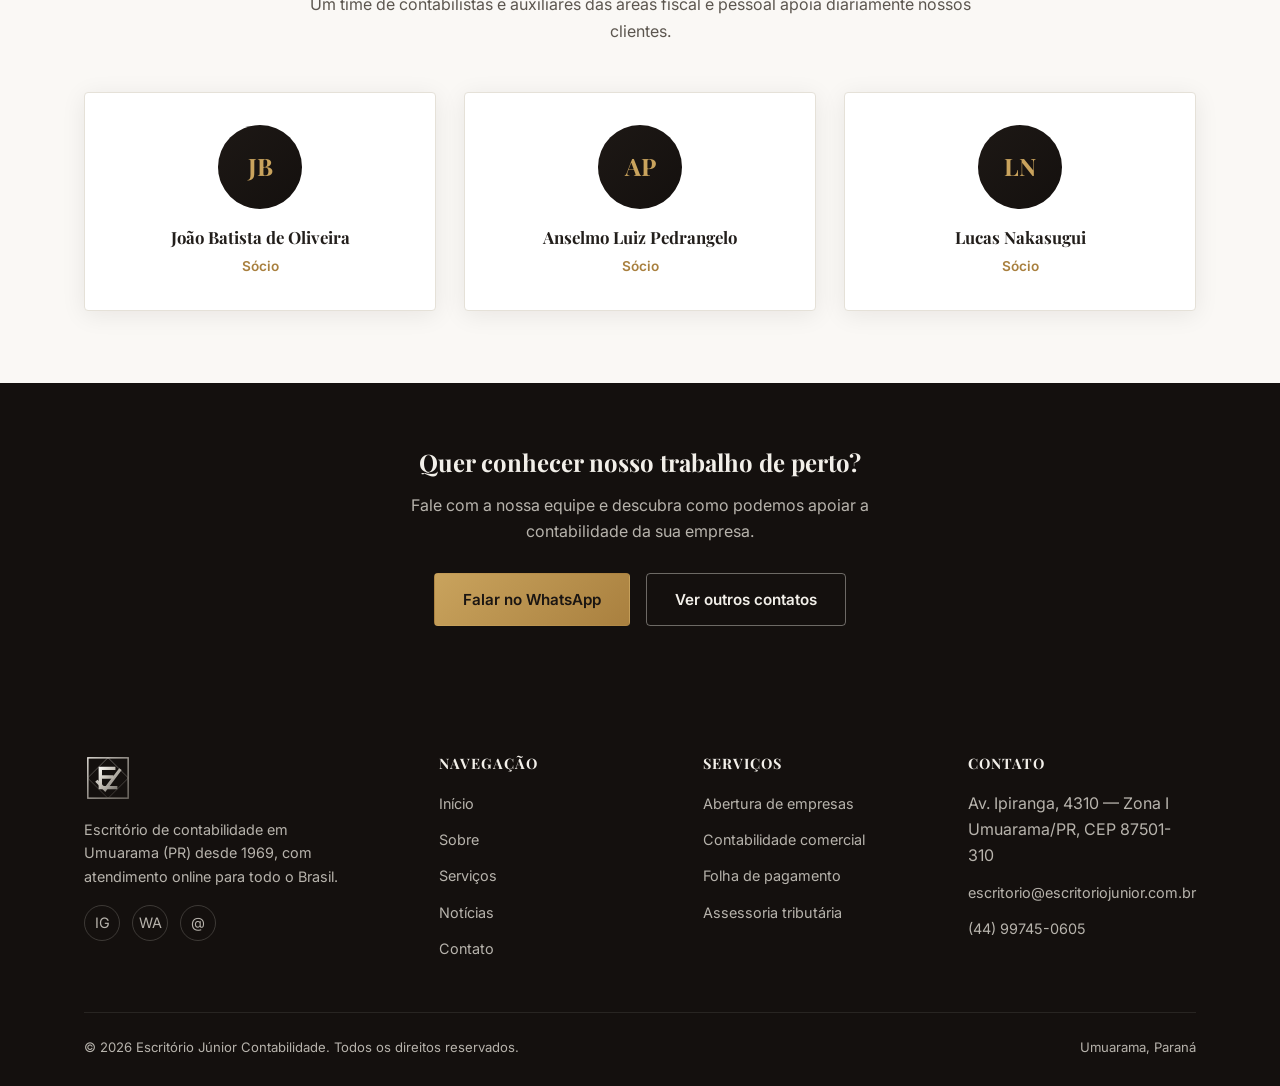
<file: sobre.html>
<!DOCTYPE html>
<html lang="pt-BR">
<head>
<meta charset="UTF-8">
<meta name="viewport" content="width=device-width, initial-scale=1.0">
<title>Sobre | Escritório Júnior Contabilidade</title>
<meta name="description" content="Conheça a história do Escritório Júnior: mais de 55 anos de contabilidade em Umuarama (PR), sócios, equipe, missão e valores.">
<link rel="icon" href="assets/img/favicon.svg" type="image/svg+xml">
<link rel="preconnect" href="https://fonts.googleapis.com">
<link href="https://fonts.googleapis.com/css2?family=Playfair+Display:wght@600;700&family=Inter:wght@400;500;600;700&display=swap" rel="stylesheet">
<link rel="stylesheet" href="assets/css/style.css">
</head>
<body>

<header class="site-header">
  <div class="container">
    <a href="index.html" class="brand">
      <img src="assets/img/logo-mark.svg" alt="" class="brand__mark">
      <span class="brand__text">
        <span class="brand__title">Escritório Júnior</span>
        <span class="brand__subtitle">CONTABILIDADE</span>
      </span>
    </a>
    <nav class="nav">
      <ul class="nav__list">
        <li><a href="index.html">Início</a></li>
        <li><a href="sobre.html" aria-current="page">Sobre</a></li>
        <li><a href="servicos.html">Serviços</a></li>
        <li><a href="noticias.html">Notícias</a></li>
        <li><a href="contato.html">Contato</a></li>
      </ul>
      <a href="https://wa.me/5544997450605" target="_blank" rel="noopener" class="btn btn--primary nav__cta">Fale no WhatsApp</a>
      <button class="nav__toggle" aria-label="Abrir menu" aria-expanded="false">
        <span></span><span></span><span></span>
      </button>
    </nav>
  </div>
</header>

<section class="page-hero">
  <div class="container">
    <h1>Sobre o Escritório Júnior</h1>
    <p>Tradição, proximidade e atualização constante desde 1969.</p>
  </div>
</section>

<section class="section">
  <div class="container split">
    <div>
      <span class="eyebrow">Nossa história</span>
      <h2>Mais de cinco décadas cuidando da contabilidade de quem empreende</h2>
      <p>O Escritório Júnior de Contabilidade foi fundado em 1969, em Umuarama, no noroeste do Paraná, por Martinho Pedrangelo. Desde então, atua ininterruptamente na região, acompanhando gerações de empresários e o crescimento de centenas de empresas locais.</p>
      <p>Em 2020, ampliamos nossa atuação para além de Umuarama: passamos a oferecer contabilidade online para clientes em todo o Brasil, sob a marca Magis Contabilidade, sem abrir mão do atendimento próximo que sempre nos identificou.</p>
      <p>Atualmente, o escritório é administrado pelos sócios <strong>João Batista de Oliveira</strong>, <strong>Anselmo Luiz Pedrangelo</strong> e <strong>Lucas Nakasugui</strong>, à frente de uma equipe de contabilistas e auxiliares das áreas fiscal e pessoal.</p>
    </div>
    <div class="timeline">
      <div class="timeline__item">
        <span class="timeline__year">1969</span>
        <p>Martinho Pedrangelo funda o escritório em Umuarama (PR).</p>
      </div>
      <div class="timeline__item">
        <span class="timeline__year">Décadas seguintes</span>
        <p>Consolidação como referência contábil na região noroeste do Paraná.</p>
      </div>
      <div class="timeline__item">
        <span class="timeline__year">2020</span>
        <p>Lançamento do atendimento online nacional com a marca Magis Contabilidade.</p>
      </div>
      <div class="timeline__item">
        <span class="timeline__year">Atualidade</span>
        <p>Gestão compartilhada por três sócios e equipe técnica multidisciplinar.</p>
      </div>
    </div>
  </div>
</section>

<section class="section section--alt">
  <div class="container">
    <div class="section-head">
      <span class="eyebrow">Missão, visão e valores</span>
      <h2>O que nos guia todos os dias</h2>
    </div>
    <div class="grid grid--3">
      <div class="card">
        <div class="card__icon">M</div>
        <h3>Missão</h3>
        <p>Oferecer contabilidade técnica, ética e próxima, ajudando empresas a tomar decisões mais seguras e a crescer com organização fiscal e financeira.</p>
      </div>
      <div class="card">
        <div class="card__icon">V</div>
        <h3>Visão</h3>
        <p>Ser reconhecido como um escritório de contabilidade de confiança, tanto em Umuarama quanto no atendimento online a clientes em todo o Brasil.</p>
      </div>
      <div class="card">
        <div class="card__icon">V</div>
        <h3>Valores</h3>
        <p>Ética, transparência, atualização técnica constante e relacionamento próximo e humano com cada cliente.</p>
      </div>
    </div>
  </div>
</section>

<section class="section">
  <div class="container">
    <div class="section-head">
      <span class="eyebrow">Quem toca o dia a dia</span>
      <h2>Sócios e equipe técnica</h2>
      <p>Um time de contabilistas e auxiliares das áreas fiscal e pessoal apoia diariamente nossos clientes.</p>
    </div>
    <div class="grid grid--3">
      <div class="card team-card">
        <div class="team-card__avatar">JB</div>
        <h3>João Batista de Oliveira</h3>
        <span>Sócio</span>
      </div>
      <div class="card team-card">
        <div class="team-card__avatar">AP</div>
        <h3>Anselmo Luiz Pedrangelo</h3>
        <span>Sócio</span>
      </div>
      <div class="card team-card">
        <div class="team-card__avatar">LN</div>
        <h3>Lucas Nakasugui</h3>
        <span>Sócio</span>
      </div>
    </div>
  </div>
</section>

<section class="cta-banner">
  <div class="container">
    <h2>Quer conhecer nosso trabalho de perto?</h2>
    <p>Fale com a nossa equipe e descubra como podemos apoiar a contabilidade da sua empresa.</p>
    <div class="cta-banner__actions">
      <a href="https://wa.me/5544997450605" target="_blank" rel="noopener" class="btn btn--primary">Falar no WhatsApp</a>
      <a href="contato.html" class="btn btn--outline">Ver outros contatos</a>
    </div>
  </div>
</section>

<footer class="site-footer">
  <div class="container">
    <div class="footer-grid">
      <div class="footer-brand">
        <img src="assets/img/logo-mark.svg" alt="" style="width:48px;height:48px;margin-bottom:16px;">
        <p>Escritório de contabilidade em Umuarama (PR) desde 1969, com atendimento online para todo o Brasil.</p>
        <div class="footer-social">
          <a href="https://www.instagram.com/escritoriocontabiljunior/" target="_blank" rel="noopener" aria-label="Instagram">IG</a>
          <a href="https://wa.me/5544997450605" target="_blank" rel="noopener" aria-label="WhatsApp">WA</a>
          <a href="mailto:escritorio@escritoriojunior.com.br" aria-label="E-mail">@</a>
        </div>
      </div>
      <div>
        <h4>Navegação</h4>
        <ul>
          <li><a href="index.html">Início</a></li>
          <li><a href="sobre.html">Sobre</a></li>
          <li><a href="servicos.html">Serviços</a></li>
          <li><a href="noticias.html">Notícias</a></li>
          <li><a href="contato.html">Contato</a></li>
        </ul>
      </div>
      <div>
        <h4>Serviços</h4>
        <ul>
          <li><a href="servicos.html">Abertura de empresas</a></li>
          <li><a href="servicos.html">Contabilidade comercial</a></li>
          <li><a href="servicos.html">Folha de pagamento</a></li>
          <li><a href="servicos.html">Assessoria tributária</a></li>
        </ul>
      </div>
      <div>
        <h4>Contato</h4>
        <ul>
          <li>Av. Ipiranga, 4310 — Zona I<br>Umuarama/PR, CEP 87501-310</li>
          <li><a href="mailto:escritorio@escritoriojunior.com.br">escritorio@escritoriojunior.com.br</a></li>
          <li><a href="https://wa.me/5544997450605" target="_blank" rel="noopener">(44) 99745-0605</a></li>
        </ul>
      </div>
    </div>
    <div class="footer-bottom">
      <span>&copy; <span id="year">2026</span> Escritório Júnior Contabilidade. Todos os direitos reservados.</span>
      <span>Umuarama, Paraná</span>
    </div>
  </div>
</footer>

<script src="assets/js/main.js"></script>
<script>document.getElementById('year').textContent = new Date().getFullYear();</script>
</body>
</html>
</file>
<file: assets/css/style.css>
/* ===================================================================
   Escritório Júnior Contabilidade — Design System
   =================================================================== */

:root {
  --color-bg-dark: #14100e;
  --color-bg-dark-alt: #1d1815;
  --color-bg-light: #faf8f5;
  --color-bg-card: #ffffff;
  --color-text-dark: #221e1b;
  --color-text-muted: #5c564f;
  --color-text-on-dark: #f2efe9;
  --color-text-on-dark-muted: #b7b3ac;
  --color-silver: #9d9891;
  --color-silver-light: #e9e6df;
  --color-gold: #a9803f;
  --color-gold-light: #c9a35d;
  --color-border: #e5e1d8;

  --font-serif: 'Playfair Display', Georgia, 'Times New Roman', serif;
  --font-sans: 'Inter', -apple-system, BlinkMacSystemFont, 'Segoe UI', Arial, sans-serif;

  --radius: 4px;
  --shadow-card: 0 4px 24px rgba(20, 16, 14, 0.08);
  --shadow-card-hover: 0 10px 32px rgba(20, 16, 14, 0.14);
  --max-width: 1160px;
}

* { box-sizing: border-box; }
html { scroll-behavior: smooth; }

body {
  margin: 0;
  font-family: var(--font-sans);
  color: var(--color-text-dark);
  background: var(--color-bg-light);
  line-height: 1.65;
  -webkit-font-smoothing: antialiased;
}

h1, h2, h3, h4 {
  font-family: var(--font-serif);
  color: var(--color-text-dark);
  line-height: 1.25;
  margin: 0 0 0.6em;
  font-weight: 700;
}

p { margin: 0 0 1em; }
a { color: var(--color-gold); text-decoration: none; }
a:hover { color: var(--color-gold-light); }
img, svg { max-width: 100%; display: block; }
ul { padding-left: 1.2em; }

.container {
  max-width: var(--max-width);
  margin: 0 auto;
  padding: 0 24px;
}

.section {
  padding: 72px 0;
}

.section--alt {
  background: #f2ede5;
}

.eyebrow {
  display: inline-block;
  font-family: var(--font-sans);
  font-size: 0.78rem;
  letter-spacing: 3px;
  text-transform: uppercase;
  color: var(--color-gold);
  font-weight: 600;
  margin-bottom: 12px;
}

.section-head {
  max-width: 680px;
  margin: 0 auto 48px;
  text-align: center;
}

.section-head h2 { font-size: clamp(1.7rem, 3vw, 2.3rem); }
.section-head p { color: var(--color-text-muted); }

/* ---------- Buttons ---------- */
.btn {
  display: inline-flex;
  align-items: center;
  gap: 8px;
  padding: 13px 28px;
  border-radius: var(--radius);
  font-weight: 600;
  font-size: 0.95rem;
  cursor: pointer;
  border: 1px solid transparent;
  transition: all 0.2s ease;
  white-space: nowrap;
}

.btn--primary {
  background: linear-gradient(135deg, var(--color-gold-light), var(--color-gold));
  color: #1a1512;
}
.btn--primary:hover { filter: brightness(1.08); color: #1a1512; }

.btn--outline {
  border-color: rgba(242, 239, 233, 0.4);
  color: var(--color-text-on-dark);
}
.btn--outline:hover { border-color: var(--color-gold-light); color: var(--color-gold-light); }

.btn--dark {
  border-color: var(--color-text-dark);
  color: var(--color-text-dark);
}
.btn--dark:hover { background: var(--color-text-dark); color: #fff; }

/* ---------- Header ---------- */
.site-header {
  background: var(--color-bg-dark);
  position: sticky;
  top: 0;
  z-index: 100;
  border-bottom: 1px solid rgba(157, 152, 145, 0.2);
}

.site-header .container {
  display: flex;
  align-items: center;
  justify-content: space-between;
  height: 84px;
}

.brand {
  display: flex;
  align-items: center;
  gap: 12px;
  color: var(--color-text-on-dark);
}
.brand__mark { width: 44px; height: 44px; flex-shrink: 0; }
.brand__text { display: flex; flex-direction: column; line-height: 1.15; }
.brand__title {
  font-family: var(--font-serif);
  font-size: 1.15rem;
  letter-spacing: 1px;
}
.brand__subtitle {
  font-family: var(--font-sans);
  font-size: 0.6rem;
  letter-spacing: 3px;
  color: var(--color-text-on-dark-muted);
}

.nav {
  display: flex;
  align-items: center;
  gap: 36px;
}

.nav__list {
  display: flex;
  gap: 30px;
  list-style: none;
  margin: 0;
  padding: 0;
}

.nav__list a {
  color: var(--color-text-on-dark-muted);
  font-size: 0.92rem;
  font-weight: 500;
  letter-spacing: 0.3px;
  padding-bottom: 4px;
  border-bottom: 2px solid transparent;
}

.nav__list a:hover,
.nav__list a[aria-current="page"] {
  color: var(--color-text-on-dark);
  border-bottom-color: var(--color-gold-light);
}

.nav__toggle {
  display: none;
  background: none;
  border: none;
  cursor: pointer;
  padding: 8px;
}
.nav__toggle span {
  display: block;
  width: 24px;
  height: 2px;
  background: var(--color-text-on-dark);
  margin: 5px 0;
  transition: 0.2s;
}

/* ---------- Hero ---------- */
.hero {
  background: radial-gradient(circle at 20% 20%, #241d18 0%, var(--color-bg-dark) 55%);
  color: var(--color-text-on-dark);
  padding: 100px 0 120px;
  position: relative;
  overflow: hidden;
}

.hero::after {
  content: "";
  position: absolute;
  inset: 0;
  background-image:
    linear-gradient(rgba(157,152,145,0.06) 1px, transparent 1px),
    linear-gradient(90deg, rgba(157,152,145,0.06) 1px, transparent 1px);
  background-size: 48px 48px;
  pointer-events: none;
}

.hero .container {
  position: relative;
  z-index: 1;
  max-width: 760px;
}

.hero h1 {
  color: var(--color-text-on-dark);
  font-size: clamp(2.1rem, 4.5vw, 3.4rem);
}

.hero p.lead {
  font-size: 1.15rem;
  color: var(--color-text-on-dark-muted);
  max-width: 560px;
}

.hero__actions {
  display: flex;
  gap: 16px;
  margin-top: 32px;
  flex-wrap: wrap;
}

.hero__stats {
  display: flex;
  gap: 48px;
  margin-top: 64px;
  flex-wrap: wrap;
}
.hero__stat strong {
  display: block;
  font-family: var(--font-serif);
  font-size: 2rem;
  color: var(--color-gold-light);
}
.hero__stat span {
  font-size: 0.85rem;
  color: var(--color-text-on-dark-muted);
}

/* ---------- Cards / Grids ---------- */
.grid {
  display: grid;
  gap: 28px;
}
.grid--3 { grid-template-columns: repeat(3, 1fr); }
.grid--2 { grid-template-columns: repeat(2, 1fr); }
.grid--4 { grid-template-columns: repeat(4, 1fr); }

.card {
  background: var(--color-bg-card);
  border: 1px solid var(--color-border);
  border-radius: var(--radius);
  padding: 32px 28px;
  box-shadow: var(--shadow-card);
  transition: transform 0.2s ease, box-shadow 0.2s ease;
}
.card:hover { transform: translateY(-4px); box-shadow: var(--shadow-card-hover); }

.card__icon {
  width: 46px;
  height: 46px;
  border-radius: 50%;
  background: linear-gradient(135deg, var(--color-gold-light), var(--color-gold));
  display: flex;
  align-items: center;
  justify-content: center;
  margin-bottom: 20px;
  color: #1a1512;
  font-size: 1.2rem;
  font-weight: 700;
}

.card h3 { font-size: 1.15rem; }
.card p { color: var(--color-text-muted); font-size: 0.95rem; margin-bottom: 0; }

/* ---------- Values / About blocks ---------- */
.split {
  display: grid;
  grid-template-columns: 1fr 1fr;
  gap: 56px;
  align-items: center;
}

.timeline {
  border-left: 2px solid var(--color-border);
  margin-left: 8px;
  padding-left: 28px;
}
.timeline__item { position: relative; padding-bottom: 32px; }
.timeline__item:last-child { padding-bottom: 0; }
.timeline__item::before {
  content: "";
  position: absolute;
  left: -34px;
  top: 4px;
  width: 12px;
  height: 12px;
  border-radius: 50%;
  background: var(--color-gold);
  border: 2px solid var(--color-bg-light);
  box-shadow: 0 0 0 2px var(--color-gold);
}
.timeline__year {
  font-family: var(--font-serif);
  font-weight: 700;
  color: var(--color-gold);
  display: block;
  margin-bottom: 4px;
}

/* ---------- Team ---------- */
.team-card {
  text-align: center;
}
.team-card__avatar {
  width: 84px;
  height: 84px;
  border-radius: 50%;
  margin: 0 auto 18px;
  background: linear-gradient(135deg, var(--color-bg-dark-alt), var(--color-bg-dark));
  display: flex;
  align-items: center;
  justify-content: center;
  color: var(--color-gold-light);
  font-family: var(--font-serif);
  font-size: 1.5rem;
  font-weight: 700;
}
.team-card h3 { margin-bottom: 4px; font-size: 1.05rem; }
.team-card span { color: var(--color-gold); font-size: 0.85rem; font-weight: 600; }

/* ---------- News ---------- */
.news-filters {
  display: flex;
  gap: 12px;
  justify-content: center;
  flex-wrap: wrap;
  margin-bottom: 40px;
}
.news-filters button {
  background: transparent;
  border: 1px solid var(--color-border);
  padding: 9px 20px;
  border-radius: 999px;
  font-size: 0.85rem;
  font-weight: 600;
  color: var(--color-text-muted);
  cursor: pointer;
  transition: 0.2s;
}
.news-filters button:hover { border-color: var(--color-gold); color: var(--color-gold); }
.news-filters button.is-active {
  background: var(--color-text-dark);
  border-color: var(--color-text-dark);
  color: #fff;
}

.news-card {
  display: flex;
  flex-direction: column;
  height: 100%;
}
.news-card__source {
  font-size: 0.72rem;
  font-weight: 700;
  letter-spacing: 1px;
  text-transform: uppercase;
  color: var(--color-gold);
  margin-bottom: 10px;
}
.news-card h3 {
  font-size: 1.05rem;
  margin-bottom: 8px;
}
.news-card__date {
  font-size: 0.8rem;
  color: var(--color-text-muted);
  margin-bottom: 12px;
}
.news-card p { flex-grow: 1; }
.news-card__link {
  margin-top: 12px;
  font-weight: 600;
  font-size: 0.9rem;
}

.news-status {
  text-align: center;
  color: var(--color-text-muted);
  padding: 40px 0;
}

.news-meta {
  text-align: center;
  font-size: 0.82rem;
  color: var(--color-text-muted);
  margin-top: 40px;
}

/* ---------- Contact ---------- */
.contact-grid {
  display: grid;
  grid-template-columns: 1fr 1fr;
  gap: 48px;
}

.contact-info-item {
  display: flex;
  gap: 16px;
  margin-bottom: 28px;
}
.contact-info-item__icon {
  width: 42px;
  height: 42px;
  border-radius: 50%;
  background: var(--color-bg-dark);
  color: var(--color-gold-light);
  display: flex;
  align-items: center;
  justify-content: center;
  flex-shrink: 0;
  font-size: 1.1rem;
}
.contact-info-item h4 { margin-bottom: 4px; font-size: 1rem; }
.contact-info-item p { margin-bottom: 0; color: var(--color-text-muted); }

.map-frame {
  width: 100%;
  height: 100%;
  min-height: 340px;
  border: 0;
  border-radius: var(--radius);
  filter: grayscale(0.3) contrast(1.05);
}

form.contact-form {
  display: grid;
  gap: 18px;
}
.contact-form label {
  display: block;
  font-size: 0.85rem;
  font-weight: 600;
  margin-bottom: 6px;
  color: var(--color-text-dark);
}
.contact-form input,
.contact-form textarea {
  width: 100%;
  padding: 12px 14px;
  border: 1px solid var(--color-border);
  border-radius: var(--radius);
  font-family: var(--font-sans);
  font-size: 0.95rem;
  background: #fff;
}
.contact-form input:focus,
.contact-form textarea:focus {
  outline: none;
  border-color: var(--color-gold);
}

/* ---------- CTA banner ---------- */
.cta-banner {
  background: var(--color-bg-dark);
  color: var(--color-text-on-dark);
  padding: 64px 0;
  text-align: center;
}
.cta-banner h2 { color: var(--color-text-on-dark); }
.cta-banner p { color: var(--color-text-on-dark-muted); max-width: 560px; margin: 0 auto 28px; }
.cta-banner__actions { display: flex; gap: 16px; justify-content: center; flex-wrap: wrap; }

/* ---------- Footer ---------- */
.site-footer {
  background: var(--color-bg-dark);
  color: var(--color-text-on-dark-muted);
  padding: 64px 0 28px;
}
.footer-grid {
  display: grid;
  grid-template-columns: 1.4fr 1fr 1fr 1fr;
  gap: 40px;
  padding-bottom: 40px;
  border-bottom: 1px solid rgba(157,152,145,0.15);
}
.footer-grid h4 {
  color: var(--color-text-on-dark);
  font-size: 0.9rem;
  letter-spacing: 1px;
  text-transform: uppercase;
  margin-bottom: 18px;
}
.footer-grid ul { list-style: none; padding: 0; margin: 0; }
.footer-grid li { margin-bottom: 10px; }
.footer-grid a { color: var(--color-text-on-dark-muted); font-size: 0.9rem; }
.footer-grid a:hover { color: var(--color-gold-light); }
.footer-brand p { font-size: 0.9rem; max-width: 280px; }
.footer-social {
  display: flex;
  gap: 12px;
  margin-top: 16px;
}
.footer-social a {
  width: 36px;
  height: 36px;
  border-radius: 50%;
  border: 1px solid rgba(157,152,145,0.3);
  display: flex;
  align-items: center;
  justify-content: center;
}
.footer-bottom {
  padding-top: 24px;
  display: flex;
  justify-content: space-between;
  flex-wrap: wrap;
  gap: 12px;
  font-size: 0.82rem;
}

/* ---------- Notice / disclaimer ---------- */
.notice {
  background: #fbf3e3;
  border: 1px solid #eddcb0;
  color: #6b5218;
  padding: 14px 20px;
  border-radius: var(--radius);
  font-size: 0.88rem;
  margin-bottom: 32px;
}

/* ---------- Breadcrumb / page header ---------- */
.page-hero {
  background: var(--color-bg-dark);
  color: var(--color-text-on-dark);
  padding: 56px 0;
  text-align: center;
}
.page-hero h1 { color: var(--color-text-on-dark); margin-bottom: 8px; }
.page-hero p { color: var(--color-text-on-dark-muted); margin: 0; }

/* ---------- Responsive ---------- */
@media (max-width: 900px) {
  .grid--3, .grid--4 { grid-template-columns: repeat(2, 1fr); }
  .split, .contact-grid { grid-template-columns: 1fr; }
  .footer-grid { grid-template-columns: 1fr 1fr; }
}

@media (max-width: 720px) {
  .nav__list {
    position: absolute;
    top: 84px;
    left: 0;
    right: 0;
    background: var(--color-bg-dark);
    flex-direction: column;
    gap: 0;
    max-height: 0;
    overflow: hidden;
    transition: max-height 0.25s ease;
    border-bottom: 1px solid rgba(157,152,145,0.2);
  }
  .nav__list.is-open { max-height: 400px; }
  .nav__list li { width: 100%; }
  .nav__list a {
    display: block;
    padding: 16px 24px;
    border-bottom: 1px solid rgba(157,152,145,0.08);
  }
  .nav__cta { display: none; }
  .nav__toggle { display: block; }
  .grid--3, .grid--4, .grid--2 { grid-template-columns: 1fr; }
  .hero__stats { gap: 28px; }
  .footer-grid { grid-template-columns: 1fr; }
  .footer-bottom { flex-direction: column; text-align: center; }
}
</file>
